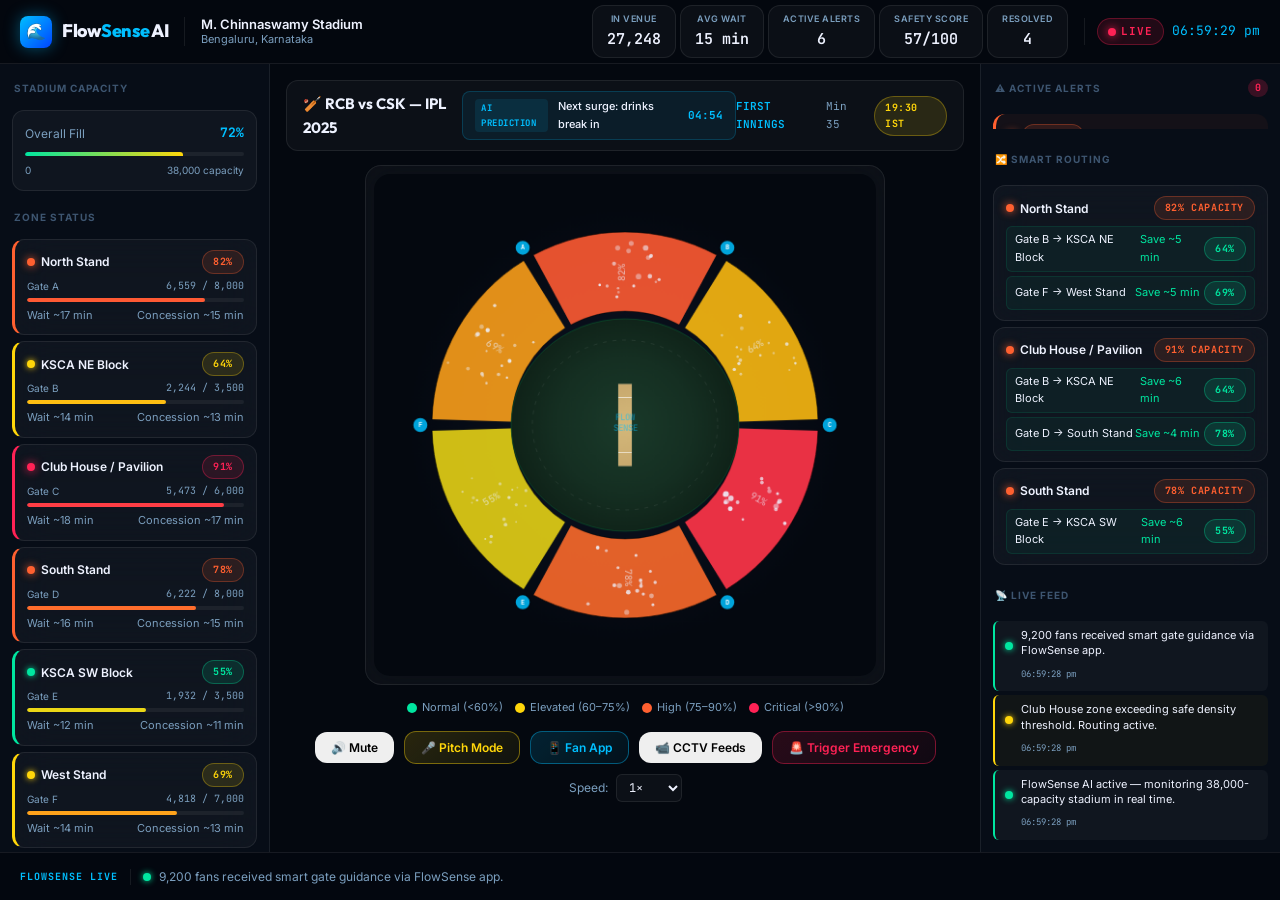
<file: index.html>
<!DOCTYPE html>
<html lang="en">
<head>
  <meta charset="UTF-8">
  <meta name="viewport" content="width=device-width, initial-scale=1.0">
  <title>FlowSense AI — Ops Dashboard | M. Chinnaswamy Stadium</title>
  <meta name="description" content="Real-time crowd intelligence operations center for M. Chinnaswamy Stadium. Live density monitoring, congestion alerts, and smart fan routing.">
  <link rel="preconnect" href="https://fonts.googleapis.com">
  <link rel="preconnect" href="https://fonts.gstatic.com" crossorigin>
  <link href="https://fonts.googleapis.com/css2?family=Inter:wght@300;400;500;600;700&family=Outfit:wght@600;700;800;900&family=JetBrains+Mono:wght@400;500;600&display=swap" rel="stylesheet">
  <link rel="stylesheet" href="css/main.css">
  <link rel="stylesheet" href="css/dashboard.css">
</head>
<body>

<div class="dashboard-grid">

  <!-- ── Header ─────────────────────────────────────────────────────────── -->
  <header class="dash-header">
    <a href="landing.html" class="logo">
      <div class="logo-icon">🌊</div>
      <div class="logo-text">Flow<span>Sense</span> AI</div>
    </a>
    <div class="header-venue">
      <span class="venue-name">M. Chinnaswamy Stadium</span>
      <span class="venue-city">Bengaluru, Karnataka</span>
    </div>

    <div class="header-spacer"></div>

    <div class="header-kpis">
      <div class="hkpi">
        <span class="hkpi-label">In Venue</span>
        <span class="kpi-value mono text-accent" id="kpi-fans">—</span>
      </div>
      <div class="hkpi">
        <span class="hkpi-label">Avg Wait</span>
        <span class="kpi-value mono" id="kpi-wait">—</span>
      </div>
      <div class="hkpi">
        <span class="hkpi-label">Active Alerts</span>
        <span class="kpi-value mono text-critical" id="kpi-alerts">—</span>
      </div>
      <div class="hkpi">
        <span class="hkpi-label">Safety Score</span>
        <span class="kpi-value mono" id="kpi-safety">—</span>
      </div>
      <div class="hkpi">
        <span class="hkpi-label">Resolved</span>
        <span class="kpi-value mono text-ok" id="kpi-resolved">—</span>
      </div>
    </div>

    <div class="header-right">
      <div class="live-badge">
        <span class="dot dot-critical"></span>
        LIVE
      </div>
      <span id="live-clock" class="mono"></span>
    </div>
  </header>

  <!-- ── Left: Zone List ────────────────────────────────────────────────── -->
  <aside class="dash-left">
    <div class="sidebar-title">Stadium Capacity</div>
    <div class="capacity-card">
      <div class="cap-row">
        <span class="cap-label">Overall Fill</span>
        <span class="mono text-accent" id="stadium-fill-pct" style="font-size:13px; font-weight:700;">—</span>
      </div>
      <div class="density-bar">
        <div id="stadium-fill-bar" class="density-fill" style="width:0%; background: linear-gradient(90deg,var(--ok),var(--warning));"></div>
      </div>
      <div class="cap-meta">
        <span>0</span>
        <span>38,000 capacity</span>
      </div>
    </div>

    <div class="sidebar-title" style="margin-top:4px;">Zone Status</div>
    <div id="zone-list"></div>
  </aside>

  <!-- ── Center: Heatmap + Controls ─────────────────────────────────────── -->
  <main class="dash-center">
    <div class="match-info-bar">
      <span class="match-name">🏏 RCB vs CSK — IPL 2025</span>
      <div id="prediction-widget" class="prediction-widget">
        <span class="prediction-label">AI Prediction</span>
        <span class="prediction-text">Calculating next surge…</span>
        <span class="prediction-timer mono">--:--</span>
      </div>
      <div class="match-meta">
        <span id="match-phase" class="mono">FIRST INNINGS</span>
        <span class="text-dim mono" style="font-size:11px;" id="match-minute">Min 35</span>
        <span class="badge badge-warning">19:30 IST</span>
      </div>
    </div>

    <div class="heatmap-wrapper glass-card" style="padding:8px; position:relative;">
      <canvas id="stadium-canvas"></canvas>
    </div>

    <div class="map-legend">
      <div class="legend-item"><div class="legend-dot" style="background:#00E6A0;"></div> Normal (&lt;60%)</div>
      <div class="legend-item"><div class="legend-dot" style="background:#FFD60A;"></div> Elevated (60–75%)</div>
      <div class="legend-item"><div class="legend-dot" style="background:#FF6030;"></div> High (75–90%)</div>
      <div class="legend-item"><div class="legend-dot" style="background:#FF2255;"></div> Critical (&gt;90%)</div>
    </div>

    <div class="controls-bar">
      <button id="mute-btn" class="control-btn">🔊 Mute</button>
      <button id="pitch-btn" class="control-btn">🎤 Pitch Mode</button>
      <button id="fan-app-btn" class="control-btn">📱 Fan App</button>
      <button id="cctv-btn" class="control-btn" onclick="window.open('cctv.html', '_blank')">📹 CCTV Feeds</button>
      <button id="emergency-btn" class="control-btn">🚨 Trigger Emergency</button>
      <div class="speed-control">
        <span>Speed:</span>
        <select id="sim-speed">
          <option value="0.5">0.5×</option>
          <option value="1" selected>1×</option>
          <option value="2">2×</option>
          <option value="5">5×</option>
        </select>
      </div>
    </div>
  </main>

  <!-- ── Right: Alerts + Routing + Notifications ────────────────────────── -->
  <aside class="dash-right">
    <div class="section-header">
      <span class="sidebar-title" style="margin:0">⚠ Active Alerts</span>
      <span class="alert-count" id="kpi-alerts-badge">0</span>
    </div>
    <div id="alert-feed"></div>

    <div class="section-header" style="margin-top:8px;">
      <span class="sidebar-title" style="margin:0">🔀 Smart Routing</span>
    </div>
    <div id="routing-panel"></div>

    <div class="section-header" style="margin-top:8px;">
      <span class="sidebar-title" style="margin:0">📡 Live Feed</span>
    </div>
    <div id="notif-feed"></div>
  </aside>

  <!-- ── Bottom Ticker ──────────────────────────────────────────────────── -->
  <footer class="dash-ticker">
    <span class="ticker-label">FlowSense Live</span>
    <div id="notif-ticker">
      <span class="dot dot-ok"></span>
      <span>Initialising FlowSense AI…</span>
    </div>
  </footer>

</div>

<script src="js/bridge.js"></script>
<script src="js/simulation.js"></script>
<script src="js/audio.js"></script>
<script src="js/heatmap.js"></script>
<script src="js/pitch.js"></script>
<script src="js/app.js"></script>

</body>
</html>
</file>
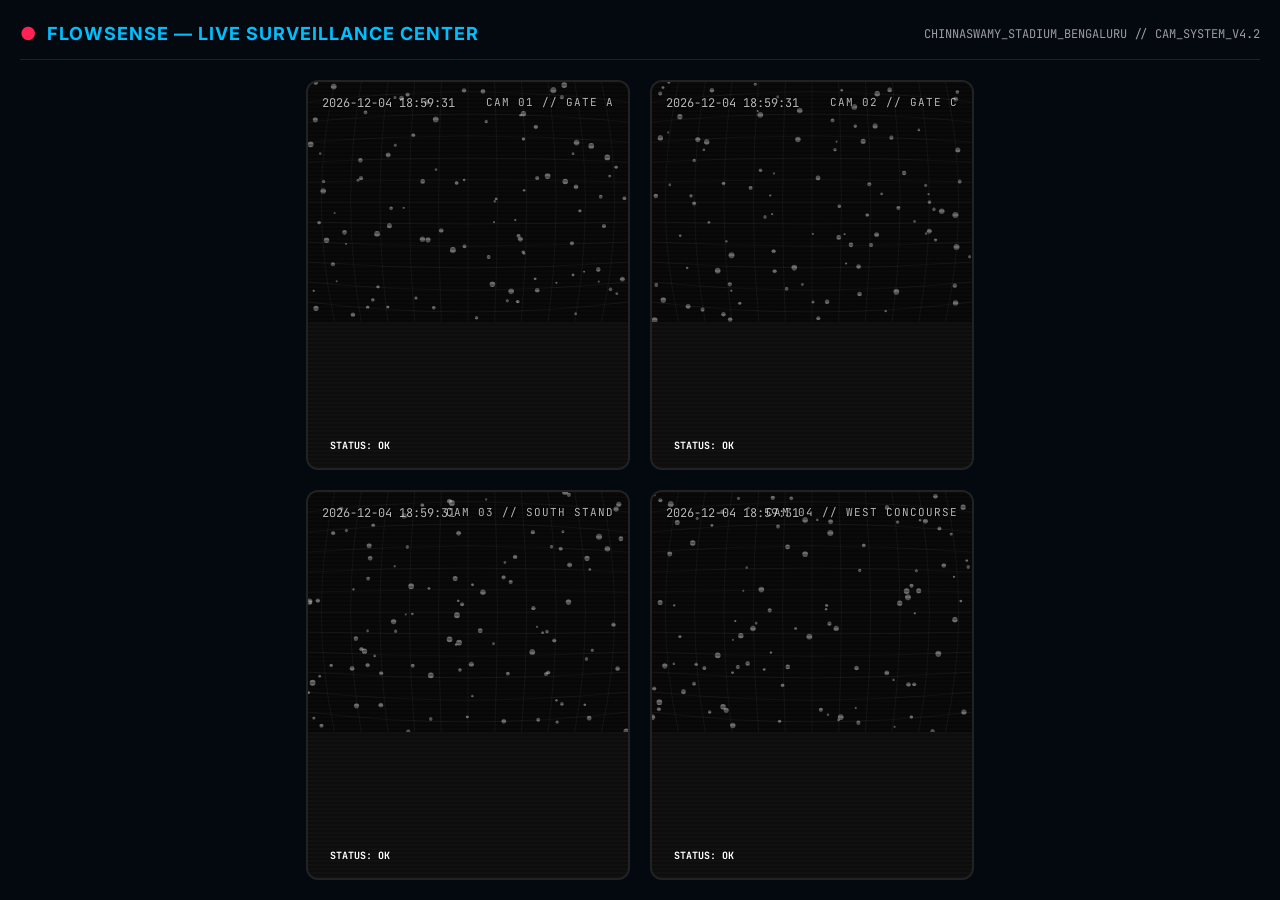
<file: cctv.html>
<!DOCTYPE html>
<html lang="en">
<head>
  <meta charset="UTF-8">
  <meta name="viewport" content="width=device-width, initial-scale=1.0">
  <title>FlowSense — Surveillance Center | M. Chinnaswamy Stadium</title>
  <link rel="preconnect" href="https://fonts.googleapis.com">
  <link href="https://fonts.googleapis.com/css2?family=Inter:wght@400;500;600&family=JetBrains+Mono:wght@400;700&display=swap" rel="stylesheet">
  <link rel="stylesheet" href="css/main.css">
  <style>
    body {
      background: #04080F;
      color: #fff;
      margin: 0;
      padding: 20px;
      height: 100vh;
      display: flex;
      flex-direction: column;
      font-family: 'Inter', sans-serif;
    }

    .surveillance-header {
      display: flex;
      justify-content: space-between;
      align-items: center;
      margin-bottom: 20px;
      padding-bottom: 10px;
      border-bottom: 1px solid rgba(255,255,255,0.1);
    }

    .surveillance-title {
      font-size: 18px;
      font-weight: 700;
      letter-spacing: 1px;
      color: var(--accent);
      text-transform: uppercase;
      display: flex;
      align-items: center;
      gap: 10px;
    }

    .grid-container {
      display: grid;
      grid-template-columns: repeat(2, 1fr);
      grid-gap: 20px;
      max-width: 1200px;
      margin: 0 auto;
      flex: 1;
    }

    .camera-feed {
      position: relative;
      background: #111;
      border-radius: 12px;
      overflow: hidden;
      border: 2px solid #222;
      transition: border-color 0.3s;
    }

    canvas {
      width: 100%;
      height: auto;
      display: block;
      image-rendering: pixelated;
    }

    /* CRT Scanline Overlay */
    .scanlines {
      position: absolute;
      top: 0; left: 0;
      width: 100%; height: 100%;
      background: linear-gradient(
        rgba(18, 16, 16, 0) 50%,
        rgba(0, 0, 0, 0.25) 50%
      );
      background-size: 100% 4px;
      pointer-events: none;
      z-index: 10;
    }

    .vcr-text {
      position: absolute;
      font-family: 'JetBrains Mono', monospace;
      color: rgba(255, 255, 255, 0.7);
      text-shadow: 1px 1px 2px #000;
      pointer-events: none;
      z-index: 15;
    }

    .vcr-top-left { top: 12px; left: 14px; font-size: 12px; }
    .vcr-top-right { top: 12px; right: 14px; font-size: 11px; text-transform: uppercase; letter-spacing: 1px; }
    .rec-dot { color: #ff2255; animation: blink 1s infinite; }

    @keyframes blink { 0%, 100% { opacity: 1; } 50% { opacity: 0; } }

    .evac-overlay {
      position: absolute;
      inset: 0;
      background: rgba(255, 34, 85, 0.2);
      display: none;
      flex-direction: column;
      align-items: center;
      justify-content: center;
      z-index: 20;
      border: 4px solid #ff2255;
    }

    .evac-overlay.active { display: flex; animation: surgePulse 1s infinite alternate; }

    @keyframes surgePulse {
      from { background: rgba(255, 34, 85, 0.1); }
      to   { background: rgba(255, 34, 85, 0.3); }
    }

    .evac-text {
      font-family: 'JetBrains Mono', monospace;
      font-weight: 700;
      font-size: 24px;
      color: #fff;
      letter-spacing: 4px;
    }

    .cam-status-pill {
      position: absolute;
      bottom: 12px;
      left: 14px;
      padding: 2px 8px;
      border-radius: 4px;
      font-size: 10px;
      font-weight: 700;
      font-family: 'JetBrains Mono', monospace;
      z-index: 15;
    }
  </style>
</head>
<body>

  <div class="surveillance-header">
    <div class="surveillance-title">
      <span class="rec-dot">●</span> FlowSense — Live Surveillance Center
    </div>
    <div style="font-family: 'JetBrains Mono', monospace; font-size: 12px; opacity: 0.6;">
      CHINNASWAMY_STADIUM_BENGALURU // CAM_SYSTEM_V4.2
    </div>
  </div>

  <div class="grid-container">
    <!-- Camera 1: Gate A (North) -->
    <div class="camera-feed" id="feed-north">
      <div class="scanlines"></div>
      <div class="vcr-text vcr-top-left mon-timestamp">2025-04-14 16:45:01</div>
      <div class="vcr-text vcr-top-right">CAM 01 // GATE A</div>
      <div class="evac-overlay"><div class="evac-text">EVACUATING</div></div>
      <canvas width="320" height="240"></canvas>
      <div class="cam-status-pill">STATUS: OK</div>
    </div>

    <!-- Camera 2: Gate C (East) -->
    <div class="camera-feed" id="feed-east">
      <div class="scanlines"></div>
      <div class="vcr-text vcr-top-left mon-timestamp">2025-04-14 16:45:01</div>
      <div class="vcr-text vcr-top-right">CAM 02 // GATE C</div>
      <div class="evac-overlay"><div class="evac-text">EVACUATING</div></div>
      <canvas width="320" height="240"></canvas>
      <div class="cam-status-pill">STATUS: OK</div>
    </div>

    <!-- Camera 3: South Stand (South) -->
    <div class="camera-feed" id="feed-south">
      <div class="scanlines"></div>
      <div class="vcr-text vcr-top-left mon-timestamp">2025-04-14 16:45:01</div>
      <div class="vcr-text vcr-top-right">CAM 03 // SOUTH STAND</div>
      <div class="evac-overlay"><div class="evac-text">EVACUATING</div></div>
      <canvas width="320" height="240"></canvas>
      <div class="cam-status-pill">STATUS: OK</div>
    </div>

    <!-- Camera 4: West Stand (West) -->
    <div class="camera-feed" id="feed-west">
      <div class="scanlines"></div>
      <div class="vcr-text vcr-top-left mon-timestamp">2025-04-14 16:45:01</div>
      <div class="vcr-text vcr-top-right">CAM 04 // WEST CONCOURSE</div>
      <div class="evac-overlay"><div class="evac-text">EVACUATING</div></div>
      <canvas width="320" height="240"></canvas>
      <div class="cam-status-pill">STATUS: OK</div>
    </div>
  </div>

  <script src="js/bridge.js"></script>
  <script src="js/cctv.js"></script>
</body>
</html>
</file>
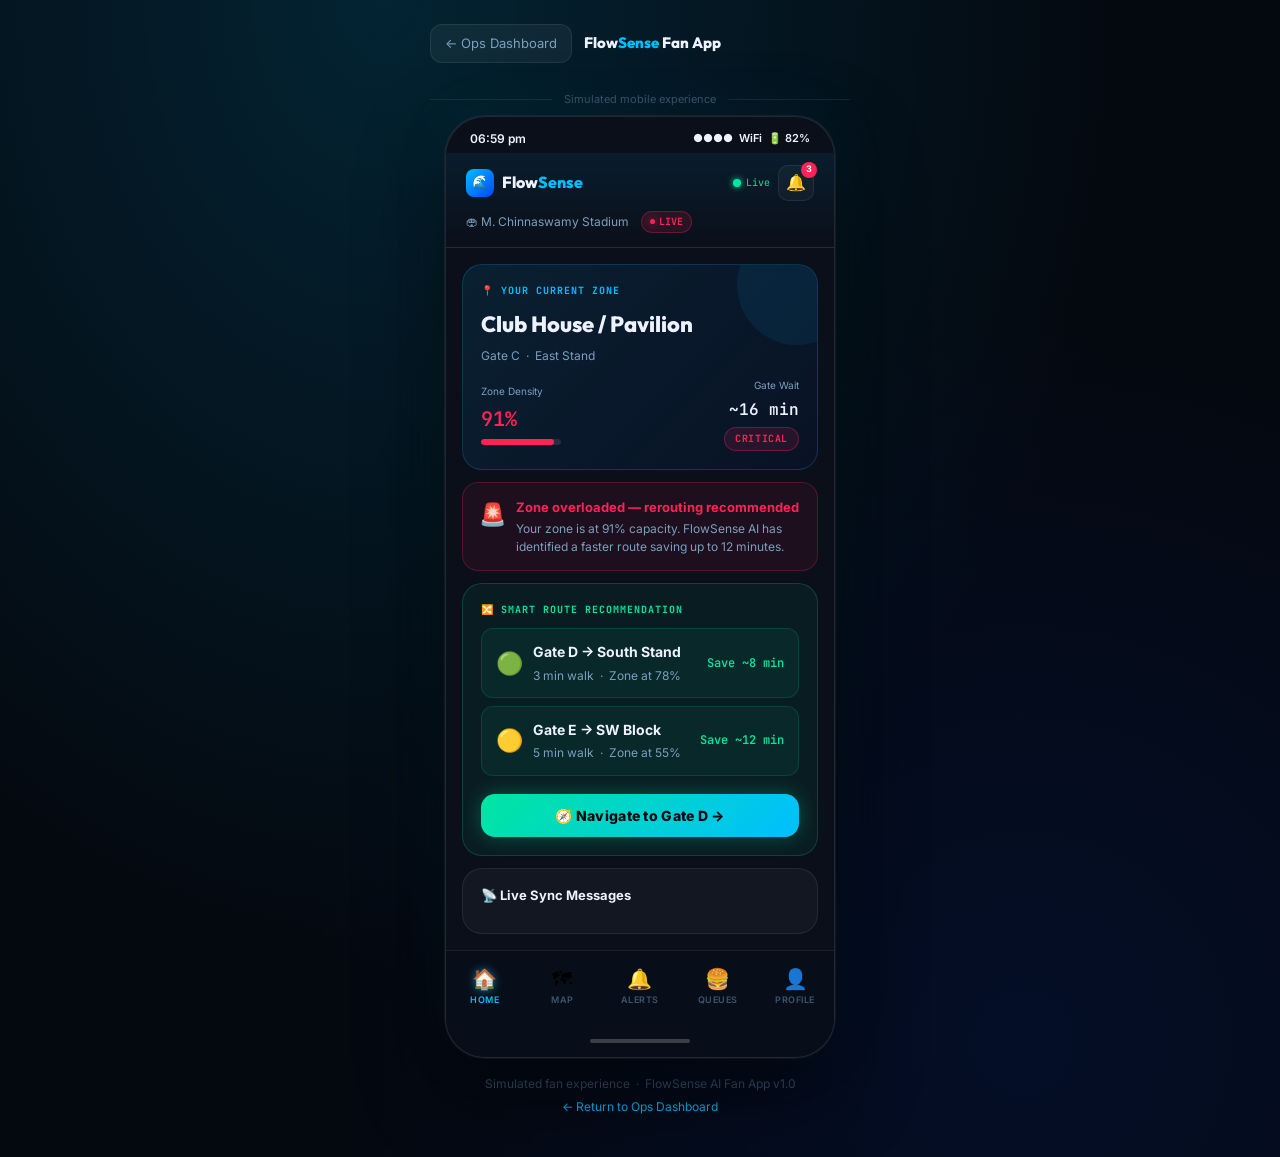
<file: fan.html>
<!DOCTYPE html>
<html lang="en">
<head>
  <meta charset="UTF-8">
  <meta name="viewport" content="width=device-width, initial-scale=1.0">
  <title>FlowSense — Fan App | M. Chinnaswamy Stadium</title>
  <meta name="description" content="Your real-time crowd guide for M. Chinnaswamy Stadium. Smart routing, queue times, and live alerts — all in your pocket.">
  <link rel="preconnect" href="https://fonts.googleapis.com">
  <link href="https://fonts.googleapis.com/css2?family=Inter:wght@400;500;600;700&family=Outfit:wght@700;800;900&family=JetBrains+Mono:wght@400;500&display=swap" rel="stylesheet">
  <link rel="stylesheet" href="css/main.css">
  <style>
    /* ── Fan App Styles ──────────────────────────────────────────── */
    body {
      min-height: 100vh;
      background: radial-gradient(ellipse at 30% 0%, rgba(0,191,255,0.15) 0%, transparent 60%),
                  radial-gradient(ellipse at 80% 90%, rgba(0,68,255,0.1) 0%, transparent 50%),
                  #04080F;
      display: flex;
      flex-direction: column;
      align-items: center;
      justify-content: flex-start;
      padding: 24px 16px 40px;
      font-family: 'Inter', sans-serif;
    }

    /* Back nav strip */
    .fan-nav {
      display: flex;
      align-items: center;
      gap: 12px;
      width: 100%;
      max-width: 420px;
      margin-bottom: 20px;
    }

    .back-btn {
      display: flex;
      align-items: center;
      gap: 6px;
      padding: 8px 14px;
      background: rgba(255,255,255,0.05);
      border: 1px solid var(--border);
      border-radius: var(--radius-md);
      color: var(--text-secondary);
      text-decoration: none;
      font-size: 13px;
      transition: all 0.2s;
    }
    .back-btn:hover { border-color: var(--accent); color: var(--accent); }

    .fan-nav-title {
      font-family: var(--font-display);
      font-size: 15px;
      font-weight: 800;
      color: var(--text-primary);
    }
    .fan-nav-title span { color: var(--accent); }

    /* Phone frame */
    .phone-frame {
      width: 100%;
      max-width: 390px;
      background: #0A0F1A;
      border-radius: 40px;
      border: 1.5px solid rgba(255,255,255,0.1);
      box-shadow:
        0 0 0 1px rgba(255,255,255,0.05),
        0 30px 80px rgba(0,0,0,0.7),
        0 0 60px rgba(0,191,255,0.08);
      overflow: hidden;
      position: relative;
    }

    /* Status bar */
    .phone-status {
      display: flex;
      justify-content: space-between;
      align-items: center;
      padding: 12px 24px 4px;
      font-size: 12px;
      font-weight: 600;
      color: var(--text-primary);
    }

    .status-right { display: flex; gap: 6px; align-items: center; font-size: 11px; }

    /* App header */
    .app-header {
      padding: 12px 20px 14px;
      background: linear-gradient(180deg, rgba(0,191,255,0.08) 0%, transparent 100%);
      border-bottom: 1px solid var(--border);
    }

    .app-header-top {
      display: flex;
      align-items: center;
      justify-content: space-between;
      margin-bottom: 10px;
    }

    .app-logo {
      display: flex;
      align-items: center;
      gap: 8px;
    }

    .app-logo-icon {
      width: 28px; height: 28px;
      background: linear-gradient(135deg, #00BFFF, #0044FF);
      border-radius: 8px;
      display: grid; place-items: center;
      font-size: 14px;
    }

    .app-logo-text {
      font-family: var(--font-display);
      font-size: 16px;
      font-weight: 800;
      color: var(--text-primary);
    }
    .app-logo-text span { color: var(--accent); }

    .app-notif-bell {
      width: 36px; height: 36px;
      border-radius: 10px;
      background: var(--bg-card);
      border: 1px solid var(--border);
      display: grid; place-items: center;
      font-size: 16px;
      position: relative;
      cursor: pointer;
    }

    .notif-badge {
      position: absolute;
      top: -4px; right: -4px;
      width: 16px; height: 16px;
      background: var(--critical);
      border-radius: 50%;
      font-size: 9px;
      font-weight: 700;
      display: grid; place-items: center;
      color: #fff;
    }

    .venue-tag {
      display: flex;
      align-items: center;
      gap: 6px;
      font-size: 12px;
      color: var(--text-secondary);
    }

    .live-chip {
      display: flex;
      align-items: center;
      gap: 4px;
      padding: 2px 8px;
      background: rgba(255,34,85,0.12);
      border: 1px solid rgba(255,34,85,0.3);
      border-radius: 100px;
      font-size: 10px;
      font-weight: 700;
      color: var(--critical);
      font-family: var(--font-mono);
    }

    /* App content */
    .app-content {
      padding: 16px 16px;
      display: flex;
      flex-direction: column;
      gap: 12px;
      min-height: 680px;
    }

    /* My Zone card */
    .zone-card {
      padding: 18px;
      background: linear-gradient(135deg, rgba(0,191,255,0.1), rgba(0,68,255,0.05));
      border: 1px solid rgba(0,191,255,0.2);
      border-radius: 20px;
      position: relative;
      overflow: hidden;
    }

    .zone-card::before {
      content: '';
      position: absolute;
      top: -40px; right: -40px;
      width: 120px; height: 120px;
      background: rgba(0,191,255,0.08);
      border-radius: 50%;
    }

    .zone-card-label {
      font-size: 10px;
      font-weight: 700;
      letter-spacing: 1px;
      text-transform: uppercase;
      color: var(--accent);
      font-family: var(--font-mono);
      margin-bottom: 8px;
    }

    .zone-card-name {
      font-family: var(--font-display);
      font-size: 22px;
      font-weight: 800;
      color: var(--text-primary);
      margin-bottom: 4px;
    }

    .zone-card-meta {
      display: flex;
      align-items: center;
      justify-content: space-between;
      margin-top: 12px;
    }

    .zone-density-col { display: flex; flex-direction: column; gap: 4px; }
    .zone-density-label { font-size: 10px; color: var(--text-secondary); }
    .zone-density-val { font-family: var(--font-mono); font-size: 20px; font-weight: 600; }

    .zone-mini-bar {
      height: 6px;
      width: 80px;
      background: rgba(255,255,255,0.1);
      border-radius: 3px;
      overflow: hidden;
    }
    .zone-mini-fill { height: 100%; border-radius: 3px; }

    /* Alert banner */
    .alert-banner {
      display: flex;
      align-items: flex-start;
      gap: 10px;
      padding: 14px 16px;
      background: rgba(255,34,85,0.08);
      border: 1px solid rgba(255,34,85,0.25);
      border-radius: 16px;
      animation: pulseCard 2s infinite;
    }

    @keyframes pulseCard {
      0%,100% { border-color: rgba(255,34,85,0.25); }
      50%      { border-color: rgba(255,34,85,0.55); }
    }

    .alert-banner-icon { font-size: 22px; }
    .alert-banner-title { font-size: 13px; font-weight: 700; color: var(--critical); margin-bottom: 3px; }
    .alert-banner-body { font-size: 12px; color: var(--text-secondary); line-height: 1.5; }

    /* Route suggestion */
    .route-card {
      padding: 18px;
      background: rgba(0,230,160,0.06);
      border: 1px solid rgba(0,230,160,0.2);
      border-radius: 20px;
    }

    .route-label {
      font-size: 10px;
      font-weight: 700;
      letter-spacing: 1px;
      text-transform: uppercase;
      color: var(--ok);
      font-family: var(--font-mono);
      margin-bottom: 10px;
    }

    .route-suggestion {
      display: flex;
      align-items: center;
      gap: 10px;
      padding: 12px 14px;
      background: rgba(0,230,160,0.06);
      border: 1px solid rgba(0,230,160,0.15);
      border-radius: 12px;
      margin-bottom: 8px;
      cursor: pointer;
      transition: all 0.2s;
    }
    .route-suggestion:hover { background: rgba(0,230,160,0.12); }

    .route-icon { font-size: 22px; }
    .route-text { flex: 1; }
    .route-gate { font-size: 14px; font-weight: 700; color: var(--text-primary); }
    .route-detail { font-size: 12px; color: var(--text-secondary); margin-top: 2px; }
    .route-saving { font-family: var(--font-mono); font-size: 12px; color: var(--ok); font-weight: 600; }

    .navigate-btn {
      width: 100%;
      padding: 13px;
      background: linear-gradient(135deg, #00E6A0, #00BFFF);
      border: none;
      border-radius: 14px;
      color: #04080F;
      font-size: 14px;
      font-weight: 800;
      letter-spacing: 0.3px;
      margin-top: 10px;
      transition: all 0.3s;
      box-shadow: 0 0 20px rgba(0,230,160,0.3);
    }
    .navigate-btn:hover { transform: translateY(-2px); box-shadow: 0 8px 30px rgba(0,230,160,0.4); }

    /* Queue times */
    .queues-card {
      padding: 16px 18px;
      background: var(--bg-card);
      border: 1px solid var(--border);
      border-radius: 20px;
    }

    .card-title {
      font-size: 13px;
      font-weight: 700;
      color: var(--text-primary);
      margin-bottom: 12px;
      display: flex;
      align-items: center;
      gap: 6px;
    }

    .queue-row {
      display: flex;
      align-items: center;
      justify-content: space-between;
      padding: 10px 0;
      border-bottom: 1px solid var(--border);
    }
    .queue-row:last-child { border-bottom: none; }

    .queue-name { display: flex; align-items: center; gap: 8px; font-size: 13px; }
    .queue-icon { font-size: 16px; }
    .queue-wait { font-family: var(--font-mono); font-size: 13px; font-weight: 600; }
    .queue-bar-wrap { width: 60px; height: 4px; background: rgba(255,255,255,0.06); border-radius: 2px; overflow: hidden; }
    .queue-bar-fill { height: 100%; border-radius: 2px; }

    /* Push notifications */
    .notifs-card {
      padding: 16px 18px;
      background: var(--bg-card);
      border: 1px solid var(--border);
      border-radius: 20px;
    }

    .fan-notif {
      display: flex;
      gap: 10px;
      align-items: flex-start;
      padding: 10px 0;
      border-bottom: 1px solid rgba(255,255,255,0.04);
    }
    .fan-notif:last-child { border-bottom: none; }

    .fan-notif-icon {
      width: 34px; height: 34px;
      border-radius: 9px;
      display: grid; place-items: center;
      font-size: 16px;
      flex-shrink: 0;
    }

    .fn-title { font-size: 13px; font-weight: 600; color: var(--text-primary); margin-bottom: 2px; }
    .fn-body { font-size: 12px; color: var(--text-secondary); line-height: 1.4; }
    .fn-time { font-size: 10px; color: var(--text-dim); font-family: var(--font-mono); margin-top: 3px; }

    /* Bottom Nav */
    .phone-bottom-nav {
      display: flex;
      border-top: 1px solid var(--border);
      background: rgba(8,14,26,0.95);
      padding: 8px 0 16px;
    }

    .nav-tab {
      flex: 1;
      display: flex;
      flex-direction: column;
      align-items: center;
      gap: 3px;
      padding: 8px;
      cursor: pointer;
      border: none;
      background: none;
      transition: all 0.2s;
    }

    .nav-tab-icon { font-size: 20px; }
    .nav-tab-label { font-size: 9px; font-weight: 600; text-transform: uppercase; letter-spacing: 0.5px; color: var(--text-dim); }
    .nav-tab.active .nav-tab-label { color: var(--accent); }
    .nav-tab.active .nav-tab-icon { filter: drop-shadow(0 0 4px rgba(0,191,255,0.6)); }

    /* Phone home indicator */
    .phone-home {
      height: 28px;
      display: flex;
      align-items: center;
      justify-content: center;
      background: rgba(8,14,26,0.95);
      padding-bottom: 4px;
    }
    .home-bar {
      width: 100px; height: 4px;
      background: rgba(255,255,255,0.2);
      border-radius: 2px;
    }

    /* Label below phone */
    .device-label {
      margin-top: 16px;
      text-align: center;
      font-size: 12px;
      color: var(--text-dim);
    }

    /* Live update badge */
    .updating-badge {
      display: inline-flex;
      align-items: center;
      gap: 5px;
      font-family: var(--font-mono);
      font-size: 10px;
      color: var(--ok);
    }

    /* Section divider */
    .fan-section-divider {
      width: 100%;
      max-width: 420px;
      display: flex;
      align-items: center;
      gap: 12px;
      margin: 8px 0;
    }
    .fan-section-divider span { font-size: 11px; color: var(--text-dim); white-space: nowrap; }
    .fan-section-divider::before, .fan-section-divider::after {
      content: ''; flex: 1; height: 1px; background: var(--border);
    }

    /* Evacuation Overlay */
    #evac-overlay {
      position: fixed;
      inset: 0;
      background: rgba(255, 34, 85, 0.95);
      z-index: 2000;
      display: none;
      flex-direction: column;
      align-items: center;
      justify-content: center;
      text-align: center;
      padding: 40px;
      backdrop-filter: blur(10px);
      animation: flashRed 1s infinite alternate;
    }
    #evac-overlay.active { display: flex; }
    @keyframes flashRed {
      from { background: rgba(255, 34, 85, 0.9); }
      to   { background: rgba(255, 34, 85, 1); }
    }
    .evac-title { font-family: var(--font-display); font-size: 42px; font-weight: 900; color: #fff; margin-bottom: 20px; }
    .evac-body { font-size: 18px; color: rgba(255,255,255,0.9); line-height: 1.6; max-width: 300px; }

    /* ── Tab System ──────────────────────────────────────────────── */
    .app-viewport {
      width: 100%;
      flex: 1;
      overflow-x: hidden;
      position: relative;
    }

    .tab-container {
      display: flex;
      width: 500%; /* 5 tabs */
      height: 100%;
      transition: transform 0.25s cubic-bezier(0.4, 0, 0.2, 1);
    }

    .tab-panel {
      width: 20%; /* 1/5 of container */
      padding: 16px 16px;
      display: flex;
      flex-direction: column;
      gap: 12px;
      min-height: 680px;
      flex-shrink: 0;
    }

    /* Map Styles */
    .map-svg-wrap {
      width: 100%;
      aspect-ratio: 1;
      background: rgba(0,0,0,0.2);
      border-radius: var(--radius-xl);
      border: 1px solid var(--border);
      padding: 20px;
      display: grid;
      place-items: center;
    }

    .map-zone {
      transition: fill 0.5s ease;
      cursor: pointer;
    }

    .map-labels text {
      font-size: 10px;
      font-weight: 700;
      fill: rgba(255,255,255,0.5);
      font-family: var(--font-mono);
      text-transform: uppercase;
      pointer-events: none;
    }

    /* Queue Ranking */
    .queue-rank-card {
      padding: 16px;
      background: var(--bg-card);
      border: 1px solid var(--border);
      border-radius: 20px;
      display: flex;
      flex-direction: column;
      gap: 8px;
    }

    .rank-item {
      display: flex;
      align-items: center;
      justify-content: space-between;
      padding: 12px;
      background: rgba(255,255,255,1.5%);
      border: 1px solid var(--border);
      border-radius: 12px;
      transition: all 0.3s;
    }

    .rank-pos {
      width: 24px;
      height: 24px;
      border-radius: 50%;
      background: var(--bg-card);
      border: 1px solid var(--border);
      display: grid;
      place-items: center;
      font-size: 11px;
      font-weight: 700;
      color: var(--accent);
      margin-right: 8px;
    }

    /* Alerts Tab */
    .alerts-history {
      display: flex;
      flex-direction: column;
      gap: 8px;
    }

    /* Profile Tab */
    .profile-card {
      padding: 24px;
      background: linear-gradient(135deg, rgba(238,242,255,0.05), rgba(0,0,0,0.2));
      border: 1px solid var(--border);
      border-radius: 24px;
      text-align: center;
    }

    .profile-avatar {
      width: 80px; height: 80px;
      border-radius: 50%;
      background: linear-gradient(135deg, var(--accent), var(--ok));
      margin: 0 auto 16px;
      display: grid; place-items: center;
      font-size: 32px;
      border: 4px solid var(--bg-card);
      box-shadow: 0 0 20px rgba(0,191,255,0.3);
    }

    .profile-name { font-size: 20px; font-weight: 800; color: #fff; margin-bottom: 4px; }
    .profile-meta { font-size: 13px; color: var(--text-secondary); margin-bottom: 20px; }

    .ticket-badge {
      display: inline-flex;
      align-items: center;
      gap: 6px;
      padding: 8px 16px;
      background: rgba(0,191,255,0.1);
      border: 1px solid rgba(0,191,255,0.2);
      border-radius: 100px;
      font-size: 12px;
      font-weight: 600;
      color: var(--accent);
    }
  </style>
</head>
<body>

<div id="evac-overlay">
  <div style="font-size: 64px; margin-bottom: 20px;">🚨</div>
  <div class="evac-title">EVACUATE IMMEDIATELY</div>
  <p class="evac-body">Emergency mode activated. Please proceed to the nearest exit (Gate D or E) calmly but quickly.</p>
  <div style="margin-top: 40px; font-weight: 700; color: #fff; text-transform: uppercase; letter-spacing: 1px;">Follow illuminated signs</div>
</div>

<!-- Top Nav -->
<div class="fan-nav">
  <a href="index.html" class="back-btn">← Ops Dashboard</a>
  <span class="fan-nav-title">Flow<span>Sense</span> Fan App</span>
</div>

<div class="fan-section-divider"><span>Simulated mobile experience</span></div>

<!-- Phone Frame -->
<div class="phone-frame">

  <!-- Status Bar -->
  <div class="phone-status">
    <span id="fan-clock">21:38</span>
    <div class="status-right">
      <span>●●●●</span>
      <span>WiFi</span>
      <span>🔋 82%</span>
    </div>
  </div>

  <!-- App Header -->
  <div class="app-header">
    <div class="app-header-top">
      <div class="app-logo">
        <div class="app-logo-icon">🌊</div>
        <div class="app-logo-text">Flow<span>Sense</span></div>
      </div>
      <div style="display:flex; align-items:center; gap:8px;">
        <div class="updating-badge">
          <span class="dot dot-ok"></span> Live
        </div>
        <div class="app-notif-bell">
          🔔
          <div class="notif-badge">3</div>
        </div>
      </div>
    </div>
    <div class="venue-tag">
      🏟 M. Chinnaswamy Stadium &nbsp;
      <div class="live-chip"><span class="dot dot-critical" style="width:5px;height:5px;"></span> LIVE</div>
    </div>
  </div>

  <!-- App Viewport -->
  <div class="app-viewport">
    <div class="tab-container" id="tab-container">
      
      <!-- TAB 1: HOME -->
      <div class="tab-panel" id="tab-home">
        <!-- Current Zone -->
        <div class="zone-card">
          <div class="zone-card-label">📍 Your Current Zone</div>
          <div class="zone-card-name">Club House / Pavilion</div>
          <div style="font-size:12px; color:var(--text-secondary);">Gate C &nbsp;·&nbsp; East Stand</div>
          <div class="zone-card-meta">
            <div class="zone-density-col">
              <span class="zone-density-label">Zone Density</span>
              <span class="zone-density-val text-critical" id="fan-density">91%</span>
              <div class="zone-mini-bar">
                <div class="zone-mini-fill" style="width:91%; background:#FF2255;"></div>
              </div>
            </div>
            <div class="zone-density-col" style="align-items:flex-end;">
              <span class="zone-density-label">Gate Wait</span>
              <span class="zone-density-val" style="font-size:16px;" id="fan-wait">~16 min</span>
              <span class="badge badge-critical">CRITICAL</span>
            </div>
          </div>
        </div>

        <!-- Alert Banner -->
        <div class="alert-banner">
          <div class="alert-banner-icon">🚨</div>
          <div>
            <div class="alert-banner-title">Zone overloaded — rerouting recommended</div>
            <div class="alert-banner-body">Your zone is at 91% capacity. FlowSense AI has identified a faster route saving up to 12 minutes.</div>
          </div>
        </div>

        <!-- Route Suggestion -->
        <div class="route-card">
          <div class="route-label">🔀 Smart Route Recommendation</div>
          <div class="route-suggestion">
            <div class="route-icon">🟢</div>
            <div class="route-text">
              <div class="route-gate">Gate D → South Stand</div>
              <div class="route-detail">3 min walk &nbsp;·&nbsp; Zone at 78%</div>
            </div>
            <span class="route-saving">Save ~8 min</span>
          </div>
          <div class="route-suggestion">
            <div class="route-icon">🟡</div>
            <div class="route-text">
              <div class="route-gate">Gate E → SW Block</div>
              <div class="route-detail">5 min walk &nbsp;·&nbsp; Zone at 55%</div>
            </div>
            <span class="route-saving">Save ~12 min</span>
          </div>
          <button class="navigate-btn" id="navigate-btn" onclick="startNavigation()">🧭 Navigate to Gate D →</button>
        </div>

        <!-- Notification Card (Home Feed) -->
        <div class="notifs-card">
          <div class="card-title">📡 Live Sync Messages</div>
        </div>
      </div>

      <!-- TAB 2: MAP -->
      <div class="tab-panel" id="tab-map">
        <h2 class="card-title">🏟 Interactive Crowd Map</h2>
        <div class="map-svg-wrap">
          <svg viewBox="0 0 400 400" width="300" height="300">
            <!-- Background grass -->
            <circle cx="200" cy="200" r="110" fill="rgba(0,180,80,0.15)"/>
            <!-- Zones -->
            <g class="map-zones">
              <path id="svg-north" class="map-zone" d="M200,40 A160,160 0 0,1 280,60 L240,97 A103,103 0 0,0 200,90 Z" fill="rgba(255,255,255,0.1)"/>
              <path id="svg-northeast" class="map-zone" d="M280,60 A160,160 0 0,1 360,140 L303,165 A103,103 0 0,0 240,97 Z" fill="rgba(255,255,255,0.1)"/>
              <path id="svg-east" class="map-zone" d="M360,140 A160,160 0 0,1 360,260 L303,235 A103,103 0 0,0 303,165 Z" fill="rgba(255,255,255,0.1)"/>
              <path id="svg-south" class="map-zone" d="M360,260 A160,160 0 0,1 280,340 L240,303 A103,103 0 0,0 303,235 Z" fill="rgba(255,255,255,0.1)"/>
              <path id="svg-southwest" class="map-zone" d="M280,340 A160,160 0 0,1 120,340 L160,303 A103,103 0 0,0 240,303 Z" fill="rgba(255,255,255,0.1)"/>
              <path id="svg-west" class="map-zone" d="M120,340 A160,160 0 0,1 40,200 L90,200 A110,110 0 0,0 160,303 Z" fill="rgba(255,255,255,0.1)"/>
              <path id="svg-northwest" class="map-zone" d="M40,200 A160,160 0 0,1 200,40 L200,90 A110,110 0 0,0 90,200 Z" fill="rgba(255,255,255,0.1)"/>
            </g>
            <!-- Labels -->
            <g class="map-labels">
              <text x="200" y="30" text-anchor="middle">North</text>
              <text x="350" y="200" text-anchor="middle" transform="rotate(90, 350, 200)">East Stand</text>
              <text x="200" y="380" text-anchor="middle">South</text>
              <text x="50" y="200" text-anchor="middle" transform="rotate(-90, 50, 200)">West Stand</text>
            </g>
          </svg>
        </div>
        <div class="legend" style="display:flex; justify-content:center; gap:12px; margin-top:10px;">
          <div class="legend-item"><span class="dot dot-ok"></span> Safe</div>
          <div class="legend-item"><span class="dot dot-warning"></span> Elevated</div>
          <div class="legend-item"><span class="dot dot-critical"></span> Critical</div>
        </div>
      </div>

      <!-- TAB 3: ALERTS -->
      <div class="tab-panel" id="tab-alerts">
        <h2 class="card-title">⚠️ Safety Alerts History</h2>
        <div class="alerts-history" id="alerts-history">
          <div class="empty-state" style="padding:40px; text-align:center; color:var(--text-dim);">No alerts yet. Syncing with dashboard...</div>
        </div>
      </div>

      <!-- TAB 4: QUEUES -->
      <div class="tab-panel" id="tab-queues">
        <h2 class="card-title">⏱ Concession & Entry Times</h2>
        <div class="queue-rank-card" id="queues-list">
          <!-- Populated by JS -->
        </div>
      </div>

      <!-- TAB 5: PROFILE -->
      <div class="tab-panel" id="tab-profile">
        <h2 class="card-title">👤 Your Fan Profile</h2>
        <div class="profile-card">
          <div class="profile-avatar">🤴</div>
          <div class="profile-name">Resultyst User</div>
          <div class="profile-meta">Premium Member &nbsp;·&nbsp; Ticket #IPL-2025-G42</div>
          <div style="margin: 20px 0; display:flex; flex-direction:column; gap:8px;">
            <div class="ticket-badge">📍 Zone: Club House (East)</div>
            <div class="ticket-badge">🎟 Seat: Block E, Row 4, G42</div>
            <div class="ticket-badge">📅 Event: RCB vs CSK</div>
          </div>
          <div style="font-size:11px; color:var(--text-dim); margin-top:10px;">Member since 2021</div>
        </div>
      </div>

    </div>
  </div>

  <!-- Bottom Navigation -->
  <div class="phone-bottom-nav">
    <button class="nav-tab active" onclick="switchTab(0)">
      <div class="nav-tab-icon">🏠</div>
      <div class="nav-tab-label">Home</div>
    </button>
    <button class="nav-tab" onclick="switchTab(1)">
      <div class="nav-tab-icon">🗺</div>
      <div class="nav-tab-label">Map</div>
    </button>
    <button class="nav-tab" onclick="switchTab(2)">
      <div class="nav-tab-icon">🔔</div>
      <div class="nav-tab-label">Alerts</div>
    </button>
    <button class="nav-tab" onclick="switchTab(3)">
      <div class="nav-tab-icon">🍔</div>
      <div class="nav-tab-label">Queues</div>
    </button>
    <button class="nav-tab" onclick="switchTab(4)">
      <div class="nav-tab-icon">👤</div>
      <div class="nav-tab-label">Profile</div>
    </button>
  </div>

  <!-- Home Indicator -->
  <div class="phone-home"><div class="home-bar"></div></div>
</div>

<div class="device-label">
  Simulated fan experience &nbsp;·&nbsp; FlowSense AI Fan App v1.0<br>
  <a href="index.html" style="color:var(--accent); font-size:12px; text-decoration:none; margin-top:4px; display:inline-block;">← Return to Ops Dashboard</a>
</div>

<script src="js/bridge.js"></script>
<script>
  // ── Globals & State ───────────────────────────────────────────────────────
  let currentTabIndex = 0;
  const seenAlerts = new Set();
  
  // ── Live Clock ────────────────────────────────────────────────────────────
  function updateFanClock() {
    const now = new Date();
    document.getElementById('fan-clock').textContent = now.toLocaleTimeString('en-IN', { hour:'2-digit', minute:'2-digit' });
  }
  updateFanClock();
  setInterval(updateFanClock, 5000);

  // ── Tab Switching ─────────────────────────────────────────────────────────
  function switchTab(index) {
    currentTabIndex = index;
    const container = document.getElementById('tab-container');
    container.style.transform = `translateX(-${index * 20}%)`;
    
    // Update nav active states
    const tabs = document.querySelectorAll('.nav-tab');
    tabs.forEach((t, i) => t.classList.toggle('active', i === index));
  }

  // ── Utils ─────────────────────────────────────────────────────────────────
  function densityColor(d) {
    if (d >= 0.90) return '#FF2255'; // critical
    if (d >= 0.75) return '#FF6030'; // danger
    if (d >= 0.60) return '#FFD60A'; // warning
    return '#00E6A0'; // ok
  }

  // ── FlowBridge Real-time Sync ─────────────────────────────────────────────
  if (window.FlowBridge) {
    window.FlowBridge.onState((state) => {
      console.log('Fan App Sync', state);
      
      // 1. Emergency Mode
      const evacOverlay = document.getElementById('evac-overlay');
      if (state.emergencyMode) {
        evacOverlay.classList.add('active');
        document.body.style.overflow = 'hidden';
      } else {
        evacOverlay.classList.remove('active');
        document.body.style.overflow = 'auto';
      }

      // 2. Home Tab: Current Zone Update
      const myZone = state.zones['east']; // Assuming fan is in East Stand
      if (myZone) {
        const dPct = Math.round(myZone.density * 100);
        const densEl = document.getElementById('fan-density');
        densEl.textContent = `${dPct}%`;
        densEl.style.color = densityColor(myZone.density);
        document.querySelector('.zone-mini-fill').style.width = `${dPct}%`;
        document.querySelector('.zone-mini-fill').style.background = densityColor(myZone.density);
        document.getElementById('fan-wait').textContent = `~${myZone.waitTime} min`;
      }

      // 3. Map Tab: SVG Dynamic Colors
      Object.keys(state.zones).forEach(zid => {
        const svgEl = document.getElementById(`svg-${zid}`);
        if (svgEl) {
          svgEl.style.fill = densityColor(state.zones[zid].density);
          svgEl.style.fillOpacity = '0.5';
        }
      });

      // 4. Alerts Tab (History) + Home Notifications
      const historyWrap = document.getElementById('alerts-history');
      const homeNotifWrap = document.querySelector('.notifs-card');
      
      state.alerts.forEach(alert => {
        if (!seenAlerts.has(alert.id)) {
          seenAlerts.add(alert.id);
          
          // Add to History
          if (historyWrap.querySelector('.empty-state')) historyWrap.innerHTML = '';
          const card = document.createElement('div');
          card.className = 'fan-notif glass-card';
          card.style.padding = '12px';
          card.style.marginBottom = '8px';
          
          const icon = alert.severity === 'critical' ? '🚨' : alert.severity === 'danger' ? '⚠️' : '✅';
          card.innerHTML = `
            <div style="display:flex; gap:12px;">
              <div style="font-size:20px">${icon}</div>
              <div style="flex:1">
                <div style="font-size:13px; font-weight:700; color:#fff">${alert.zoneName}</div>
                <div style="font-size:12px; color:var(--text-secondary); margin:2px 0">${alert.message}</div>
                <div style="font-size:10px; color:var(--text-dim); font-family:var(--font-mono)">${new Date(alert.ts).toLocaleTimeString()}</div>
              </div>
            </div>
          `;
          historyWrap.prepend(card);

          // Add to Home Feed
          const homeNotif = card.cloneNode(true);
          const homeTitle = homeNotifWrap.querySelector('.card-title');
          homeTitle.insertAdjacentElement('afterend', homeNotif);
          
          // Update Badge
          const badge = document.querySelector('.notif-badge');
          badge.textContent = parseInt(badge.textContent) + 1;
        }
      });

      // 5. Queues Tab: Ranked List
      const qList = document.getElementById('queues-list');
      qList.innerHTML = '';
      const rankedZones = Object.values(state.zones).sort((a, b) => a.concessionWait - b.concessionWait);
      
      rankedZones.forEach((rz, idx) => {
        const item = document.createElement('div');
        item.className = 'rank-item';
        item.innerHTML = `
          <div style="display:flex; align-items:center;">
            <div class="rank-pos">${idx + 1}</div>
            <div>
              <div style="font-size:13px; font-weight:700; color:#fff">${rz.name}</div>
              <div style="font-size:11px; color:var(--text-dim)">${rz.gate}</div>
            </div>
          </div>
          <div style="text-align:right">
            <div style="font-size:14px; font-weight:700; color:${densityColor(rz.density)}">~${rz.concessionWait} min</div>
            <div style="font-size:9px; color:var(--text-dim); text-transform:uppercase">Concession</div>
          </div>
        `;
        qList.appendChild(item);
      });
    });
  }

  // ── Map Interactions ──────────────────────────────────────────────────────
  document.querySelectorAll('.map-zone').forEach(zone => {
    zone.addEventListener('mouseenter', () => zone.style.fillOpacity = '0.8');
    zone.addEventListener('mouseleave', () => zone.style.fillOpacity = '0.5');
  });

  // ── Actions ───────────────────────────────────────────────────────────────
  function startNavigation() {
    const btn = document.getElementById('navigate-btn');
    btn.textContent = '✅ Navigation started — follow blue arrows';
    btn.style.background = 'linear-gradient(135deg, #0044FF, #00BFFF)';
    setTimeout(() => {
      btn.textContent = '🧭 Navigate to Gate D →';
      btn.style.background = '';
    }, 3000);
  }
</script>
</body>
</html>
</file>
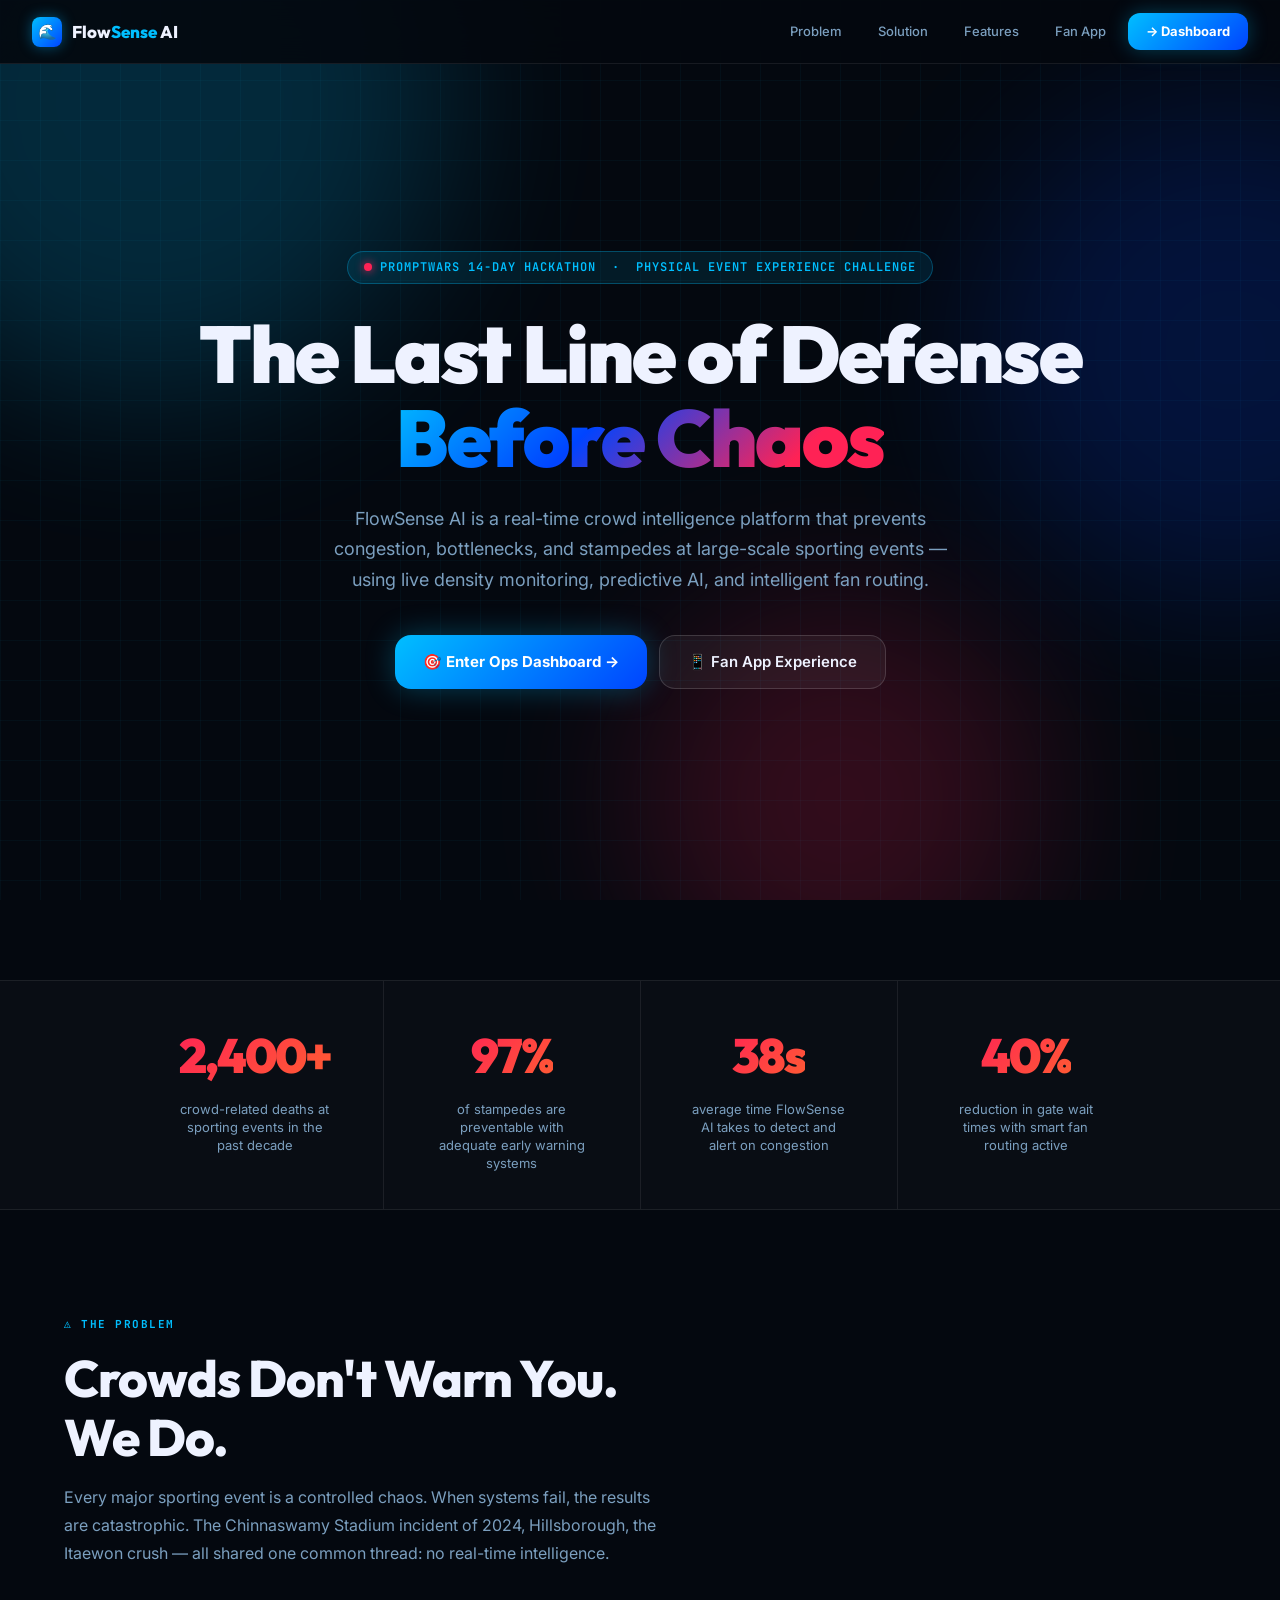
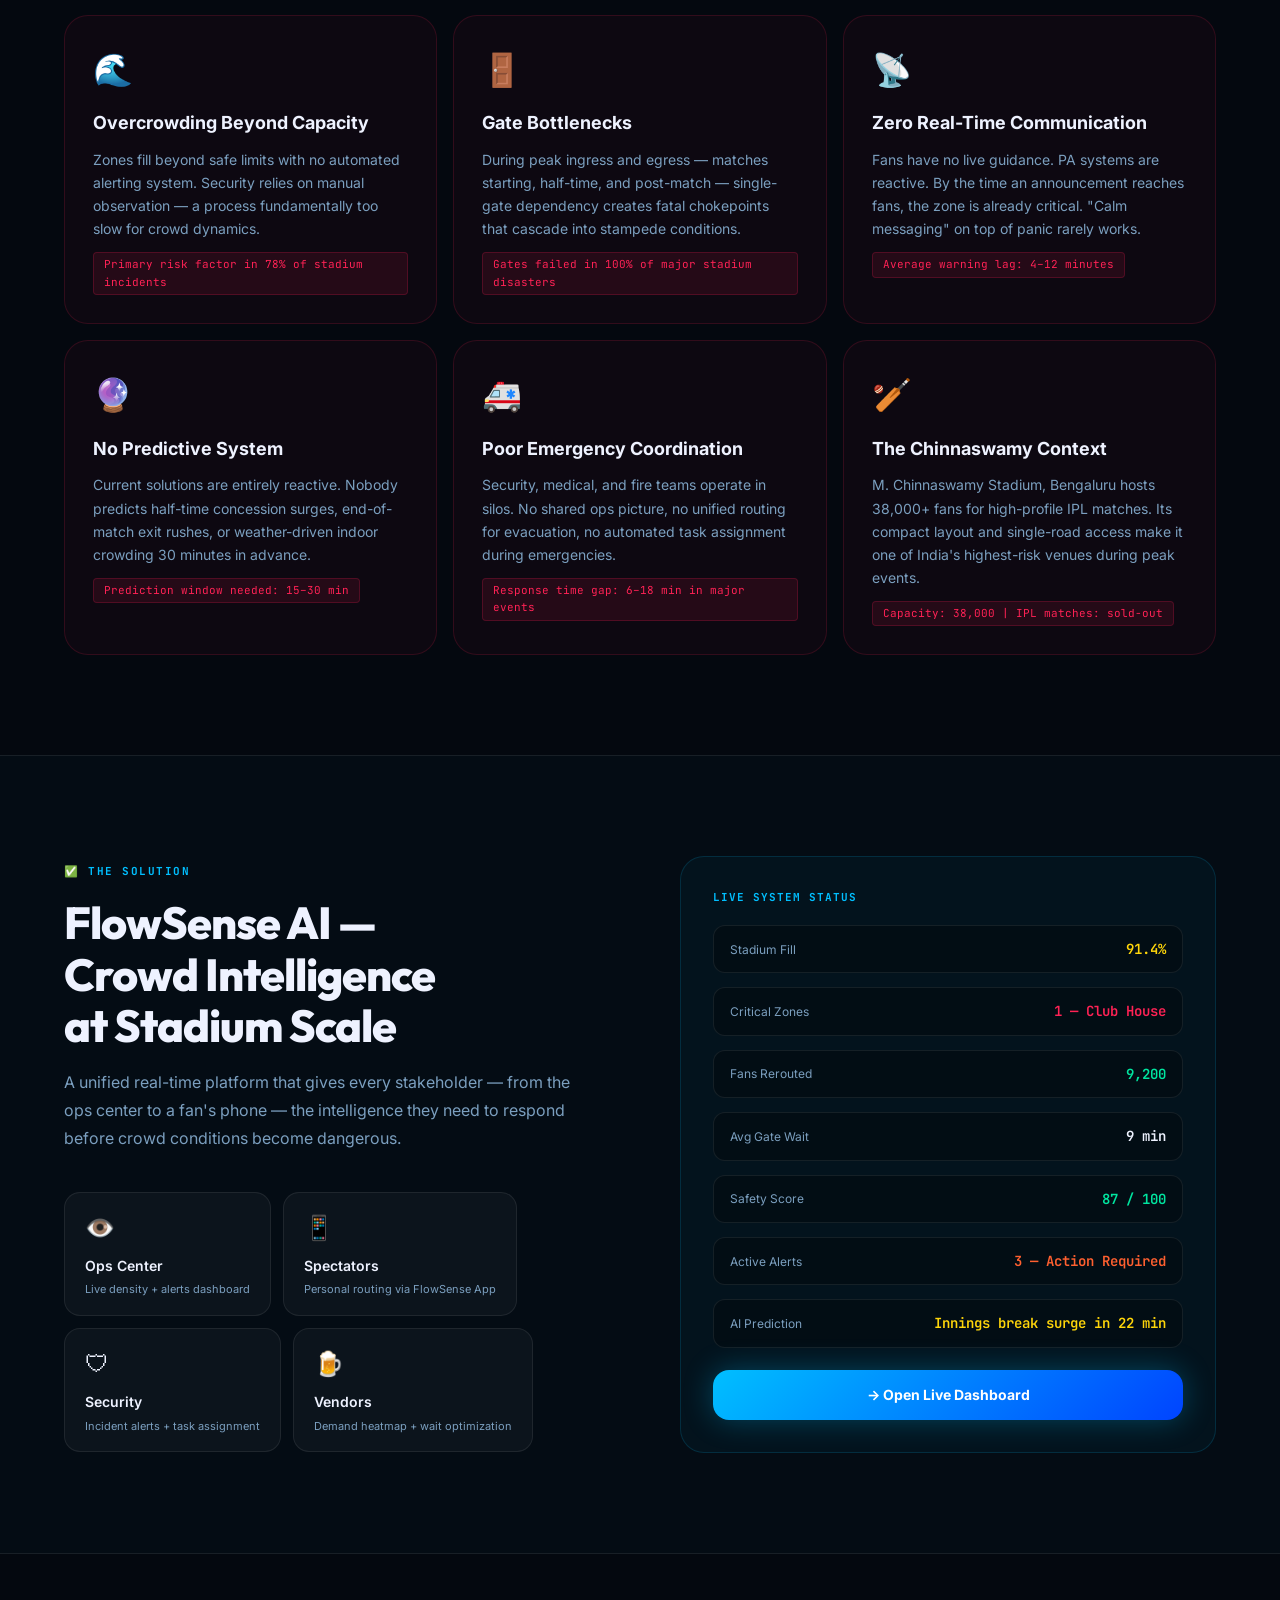
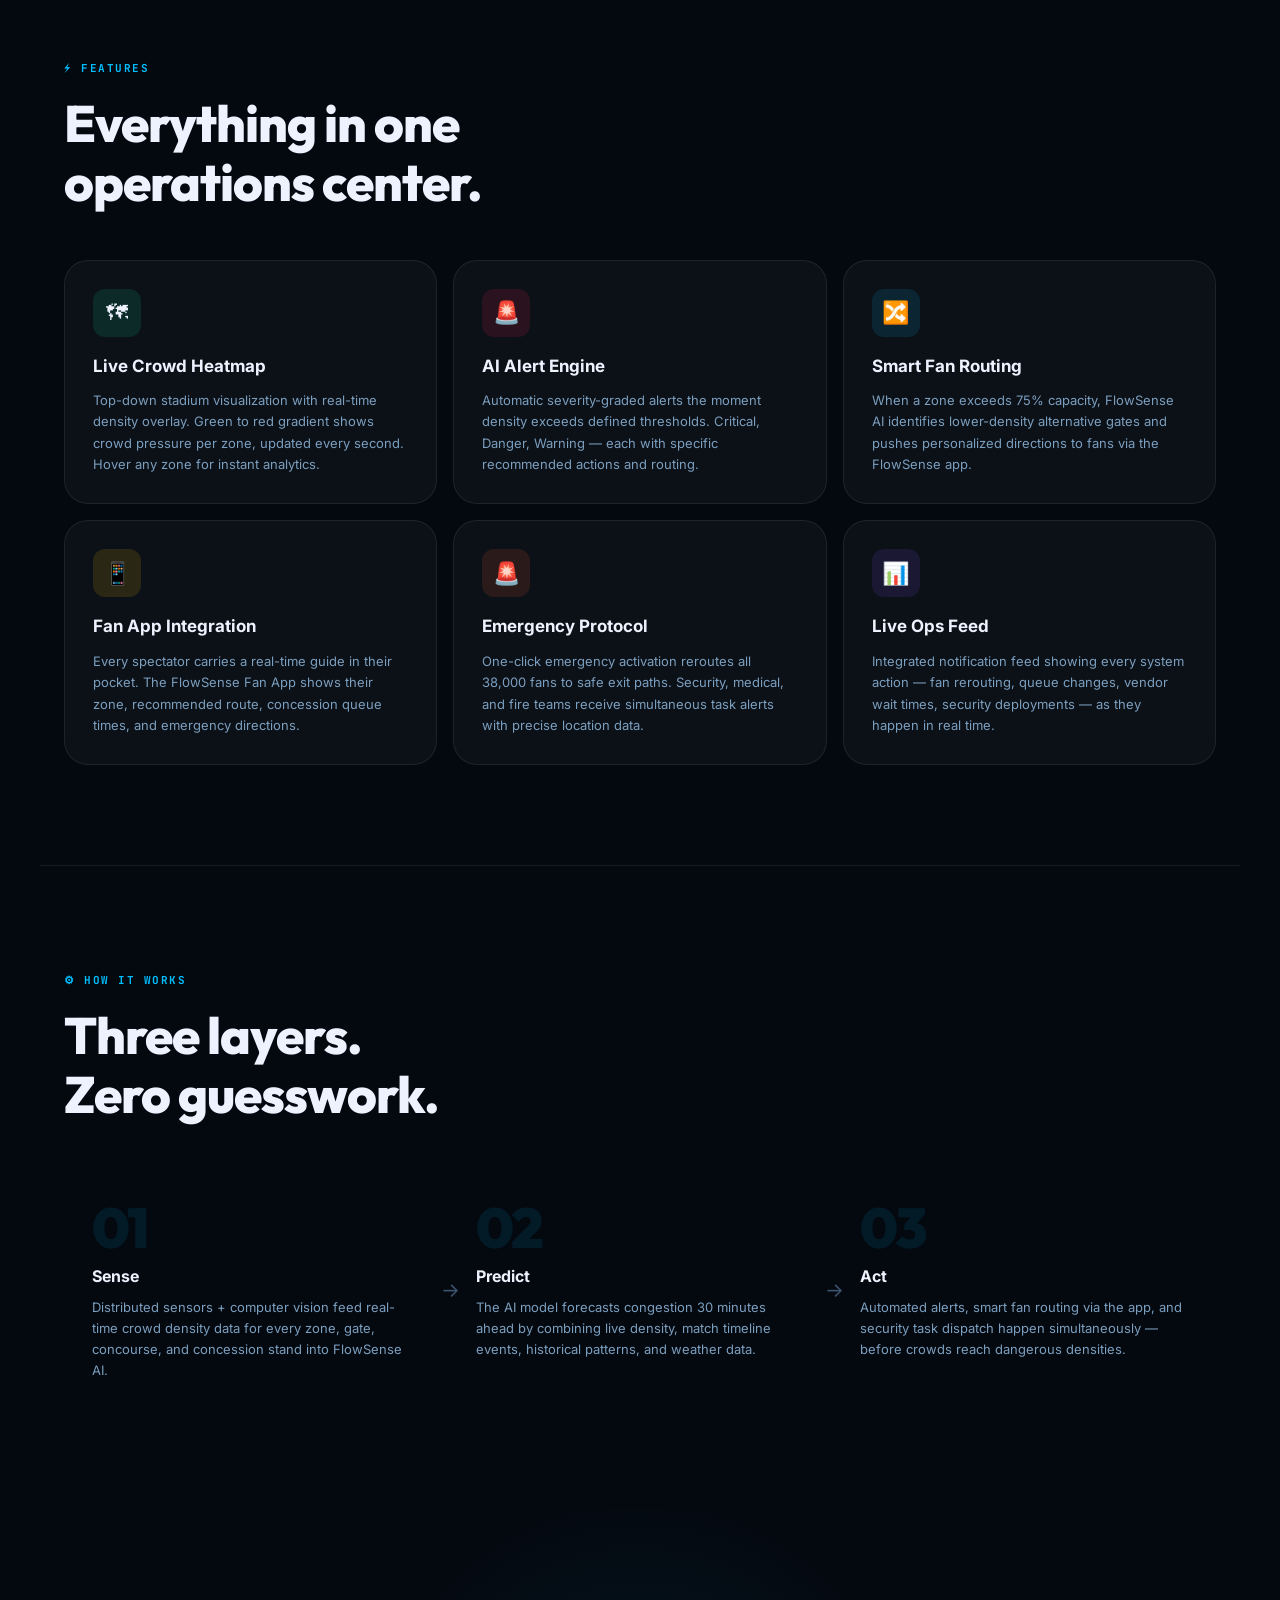
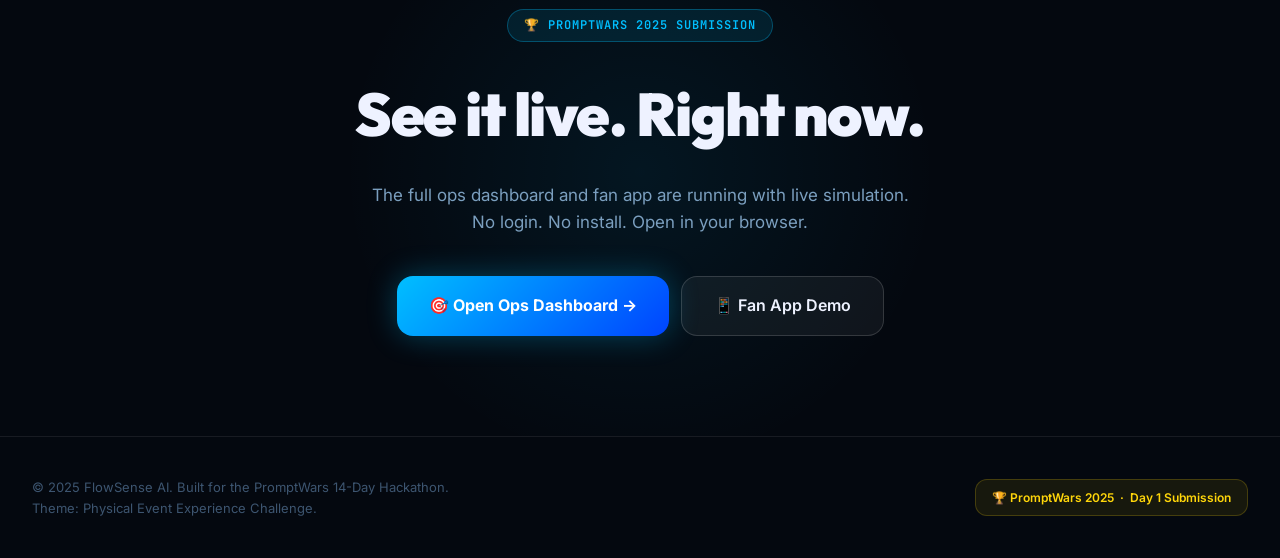
<file: landing.html>
<!DOCTYPE html>
<html lang="en">
<head>
  <meta charset="UTF-8">
  <meta name="viewport" content="width=device-width, initial-scale=1.0">
  <title>FlowSense AI — Real-Time Crowd Intelligence for Stadium Safety</title>
  <meta name="description" content="FlowSense AI prevents crowd congestion and stampedes at large-scale sporting events using real-time monitoring, AI prediction, and intelligent fan routing.">
  <link rel="preconnect" href="https://fonts.googleapis.com">
  <link rel="preconnect" href="https://fonts.gstatic.com" crossorigin>
  <link href="https://fonts.googleapis.com/css2?family=Inter:wght@300;400;500;600;700&family=Outfit:wght@400;600;700;800;900&family=JetBrains+Mono:wght@400;500;600&display=swap" rel="stylesheet">
  <link rel="stylesheet" href="css/main.css">
  <style>
    /* ── Landing-specific styles ─────────────────────────────────────────── */
    body { overflow-x: hidden; }

    /* Hero */
    .hero {
      min-height: 100vh;
      display: flex;
      flex-direction: column;
      align-items: center;
      justify-content: center;
      text-align: center;
      padding: 80px 24px;
      position: relative;
      overflow: hidden;
    }

    .hero-bg {
      position: absolute;
      inset: 0;
      z-index: 0;
    }

    .hero-orb {
      position: absolute;
      border-radius: 50%;
      filter: blur(80px);
      opacity: 0.18;
      animation: orbFloat 8s ease-in-out infinite;
    }
    .orb1 { width:600px; height:600px; background:#00BFFF; top:-200px; left:-150px; animation-delay:0s; }
    .orb2 { width:500px; height:500px; background:#0044FF; top:100px; right:-200px; animation-delay:-3s; }
    .orb3 { width:400px; height:400px; background:#FF2255; bottom:-100px; left:50%; animation-delay:-5s; }

    @keyframes orbFloat {
      0%,100% { transform: translate(0,0) scale(1); }
      50% { transform: translate(20px,-20px) scale(1.05); }
    }

    /* Grid */
    .hero-grid {
      position: absolute;
      inset: 0;
      background-image:
        linear-gradient(rgba(0,191,255,0.04) 1px, transparent 1px),
        linear-gradient(90deg, rgba(0,191,255,0.04) 1px, transparent 1px);
      background-size: 40px 40px;
    }

    .hero-content { position: relative; z-index: 1; max-width: 900px; }

    .hero-eyebrow {
      display: inline-flex;
      align-items: center;
      gap: 8px;
      padding: 6px 16px;
      border-radius: 100px;
      background: rgba(0,191,255,0.1);
      border: 1px solid rgba(0,191,255,0.3);
      font-size: 12px;
      font-weight: 600;
      letter-spacing: 1px;
      text-transform: uppercase;
      color: var(--accent);
      font-family: var(--font-mono);
      margin-bottom: 28px;
    }

    .hero-title {
      font-family: var(--font-display);
      font-size: clamp(40px, 7vw, 80px);
      font-weight: 900;
      line-height: 1.05;
      letter-spacing: -2px;
      color: var(--text-primary);
      margin-bottom: 24px;
    }

    .hero-title .grad {
      background: linear-gradient(135deg, #00BFFF, #0044FF 40%, #FF2255 80%);
      -webkit-background-clip: text;
      -webkit-text-fill-color: transparent;
      background-clip: text;
    }

    .hero-sub {
      font-size: 18px;
      color: var(--text-secondary);
      max-width: 640px;
      margin: 0 auto 40px;
      line-height: 1.7;
    }

    .hero-ctas {
      display: flex;
      gap: 12px;
      justify-content: center;
      flex-wrap: wrap;
    }

    .btn-primary {
      display: inline-flex;
      align-items: center;
      gap: 8px;
      padding: 14px 28px;
      background: linear-gradient(135deg, #00BFFF, #0044FF);
      border: none;
      border-radius: var(--radius-lg);
      color: #fff;
      font-size: 15px;
      font-weight: 700;
      text-decoration: none;
      transition: all 0.3s ease;
      box-shadow: 0 0 30px rgba(0,191,255,0.3);
    }
    .btn-primary:hover { transform: translateY(-2px); box-shadow: 0 0 50px rgba(0,191,255,0.5); }

    .btn-secondary {
      display: inline-flex;
      align-items: center;
      gap: 8px;
      padding: 14px 28px;
      background: rgba(255,255,255,0.05);
      border: 1px solid var(--border-strong);
      border-radius: var(--radius-lg);
      color: var(--text-primary);
      font-size: 15px;
      font-weight: 600;
      text-decoration: none;
      transition: all 0.3s ease;
    }
    .btn-secondary:hover { background: rgba(255,255,255,0.1); border-color: var(--accent); }

    /* Stats bar */
    .stats-bar {
      display: flex;
      justify-content: center;
      gap: 0;
      flex-wrap: wrap;
      margin-top: 80px;
      border-top: 1px solid var(--border);
      border-bottom: 1px solid var(--border);
      background: rgba(255,255,255,0.02);
    }

    .stat-item {
      display: flex;
      flex-direction: column;
      align-items: center;
      padding: 36px 48px;
      border-right: 1px solid var(--border);
    }
    .stat-item:last-child { border-right: none; }

    .stat-num {
      font-family: var(--font-display);
      font-size: 48px;
      font-weight: 900;
      letter-spacing: -2px;
      background: linear-gradient(135deg, #FF2255, #FF6030);
      -webkit-background-clip: text;
      -webkit-text-fill-color: transparent;
      background-clip: text;
      margin-bottom: 6px;
    }

    .stat-label {
      font-size: 13px;
      color: var(--text-secondary);
      text-align: center;
      max-width: 160px;
      line-height: 1.4;
    }

    /* Sections */
    section { padding: 100px 24px; max-width: 1200px; margin: 0 auto; }

    .section-label {
      display: inline-flex;
      align-items: center;
      gap: 6px;
      font-size: 11px;
      font-weight: 700;
      letter-spacing: 1.5px;
      text-transform: uppercase;
      color: var(--accent);
      font-family: var(--font-mono);
      margin-bottom: 16px;
    }

    .section-title {
      font-family: var(--font-display);
      font-size: clamp(30px, 4vw, 52px);
      font-weight: 800;
      letter-spacing: -1px;
      color: var(--text-primary);
      line-height: 1.15;
      margin-bottom: 16px;
    }

    .section-body {
      font-size: 16px;
      color: var(--text-secondary);
      max-width: 600px;
      line-height: 1.75;
    }

    /* Problem grid */
    .problem-grid {
      display: grid;
      grid-template-columns: repeat(auto-fit, minmax(280px, 1fr));
      gap: 16px;
      margin-top: 48px;
    }

    .problem-card {
      padding: 28px;
      background: rgba(255,34,85,0.04);
      border: 1px solid rgba(255,34,85,0.15);
      border-radius: var(--radius-xl);
      transition: all 0.3s ease;
    }
    .problem-card:hover { background: rgba(255,34,85,0.08); border-color: rgba(255,34,85,0.35); transform: translateY(-4px); }

    .problem-icon { font-size: 32px; margin-bottom: 14px; }
    .problem-title { font-size: 18px; font-weight: 700; margin-bottom: 10px; color: var(--text-primary); }
    .problem-body { font-size: 14px; color: var(--text-secondary); line-height: 1.65; }
    .problem-stat { display: inline-block; margin-top: 12px; font-family: var(--font-mono); font-size: 11px; color: var(--critical); background: rgba(255,34,85,0.1); border: 1px solid rgba(255,34,85,0.2); padding: 3px 10px; border-radius: 4px; }

    /* Solution */
    .solution-section { background: rgba(0,191,255,0.02); border-top: 1px solid var(--border); border-bottom: 1px solid var(--border); }
    .solution-content { max-width: 1200px; margin: 0 auto; padding: 100px 24px; display: grid; grid-template-columns: 1fr 1fr; gap: 80px; align-items: center; }

    .solution-visual {
      background: rgba(0,191,255,0.04);
      border: 1px solid rgba(0,191,255,0.15);
      border-radius: var(--radius-xl);
      padding: 32px;
      display: flex;
      flex-direction: column;
      gap: 14px;
    }

    .sol-row {
      display: flex;
      align-items: center;
      justify-content: space-between;
      padding: 12px 16px;
      background: rgba(0,0,0,0.3);
      border-radius: var(--radius-md);
      border: 1px solid var(--border);
    }

    .sol-label { font-size: 12px; color: var(--text-secondary); }
    .sol-val { font-family: var(--font-mono); font-size: 14px; font-weight: 600; }

    /* Features */
    .features-grid {
      display: grid;
      grid-template-columns: repeat(auto-fit, minmax(300px, 1fr));
      gap: 16px;
      margin-top: 48px;
    }

    .feature-card {
      padding: 28px;
      background: var(--bg-card);
      border: 1px solid var(--border);
      border-radius: var(--radius-xl);
      transition: all 0.3s ease;
    }
    .feature-card:hover { background: var(--bg-card-hover); border-color: var(--border-strong); transform: translateY(-4px); box-shadow: 0 20px 50px rgba(0,0,0,0.4); }

    .feature-icon-wrap {
      width: 48px; height: 48px;
      border-radius: 12px;
      display: grid; place-items: center;
      font-size: 22px;
      margin-bottom: 16px;
    }

    .feature-title { font-size: 17px; font-weight: 700; margin-bottom: 10px; }
    .feature-body { font-size: 13px; color: var(--text-secondary); line-height: 1.65; }

    /* Stakeholders */
    .stakeholders {
      display: flex;
      gap: 12px;
      flex-wrap: wrap;
      margin-top: 40px;
    }

    .stakeholder {
      padding: 16px 20px;
      background: var(--bg-card);
      border: 1px solid var(--border);
      border-radius: var(--radius-lg);
      min-width: 180px;
      transition: all 0.2s;
    }
    .stakeholder:hover { border-color: var(--accent); background: var(--bg-card-hover); }

    .stakeholder-icon { font-size: 24px; margin-bottom: 8px; }
    .stakeholder-name { font-size: 14px; font-weight: 600; margin-bottom: 4px; }
    .stakeholder-role { font-size: 11px; color: var(--text-secondary); }

    /* How it works */
    .steps { display: grid; grid-template-columns: repeat(auto-fit, minmax(220px, 1fr)); gap: 0; margin-top: 48px; }
    .step { padding: 28px; position: relative; }
    .step:not(:last-child)::after {
      content: '→';
      position: absolute;
      right: -12px;
      top: 50%;
      transform: translateY(-50%);
      color: var(--text-dim);
      font-size: 20px;
    }
    .step-num {
      font-family: var(--font-display);
      font-size: 56px;
      font-weight: 900;
      letter-spacing: -3px;
      color: rgba(0,191,255,0.1);
      line-height: 1;
      margin-bottom: 8px;
    }
    .step-title { font-size: 16px; font-weight: 700; margin-bottom: 8px; }
    .step-body { font-size: 13px; color: var(--text-secondary); line-height: 1.6; }

    /* CTA section */
    .cta-section {
      text-align: center;
      padding: 100px 24px;
      position: relative;
      overflow: hidden;
    }

    .cta-glow {
      position: absolute;
      width: 600px; height: 600px;
      border-radius: 50%;
      background: radial-gradient(circle, rgba(0,191,255,0.08) 0%, transparent 70%);
      top: 50%; left: 50%;
      transform: translate(-50%,-50%);
    }

    .cta-title {
      font-family: var(--font-display);
      font-size: clamp(32px, 5vw, 60px);
      font-weight: 900;
      letter-spacing: -1.5px;
      margin-bottom: 20px;
      position: relative;
    }

    .cta-sub {
      font-size: 17px;
      color: var(--text-secondary);
      margin-bottom: 40px;
      position: relative;
    }

    /* Nav */
    nav {
      position: fixed;
      top: 0; left: 0; right: 0;
      z-index: 1000;
      display: flex;
      align-items: center;
      padding: 0 32px;
      height: 64px;
      background: rgba(4,8,15,0.9);
      border-bottom: 1px solid var(--border);
      backdrop-filter: blur(20px);
    }

    .nav-logo {
      display: flex;
      align-items: center;
      gap: 10px;
      text-decoration: none;
    }

    .nav-icon {
      width: 30px; height: 30px;
      background: linear-gradient(135deg, #00BFFF, #0044FF);
      border-radius: 8px;
      display: grid; place-items: center;
      font-size: 15px;
      box-shadow: 0 0 14px rgba(0,191,255,0.4);
    }

    .nav-brand {
      font-family: var(--font-display);
      font-size: 17px;
      font-weight: 800;
      color: var(--text-primary);
    }

    .nav-brand span { color: var(--accent); }

    .nav-spacer { flex: 1; }

    .nav-links { display: flex; align-items: center; gap: 8px; }

    .nav-link {
      padding: 7px 14px;
      border-radius: var(--radius-md);
      color: var(--text-secondary);
      text-decoration: none;
      font-size: 13px;
      font-weight: 500;
      transition: all 0.2s;
    }
    .nav-link:hover { color: var(--text-primary); background: var(--bg-card); }

    .nav-btn {
      padding: 8px 18px;
      background: linear-gradient(135deg, #00BFFF, #0044FF);
      border: none;
      border-radius: var(--radius-md);
      color: #fff;
      font-size: 13px;
      font-weight: 700;
      text-decoration: none;
      transition: all 0.3s;
      box-shadow: 0 0 20px rgba(0,191,255,0.3);
    }
    .nav-btn:hover { transform: translateY(-1px); box-shadow: 0 0 30px rgba(0,191,255,0.5); }

    /* Footer */
    footer {
      border-top: 1px solid var(--border);
      padding: 40px 32px;
      display: flex;
      align-items: center;
      justify-content: space-between;
      flex-wrap: wrap;
      gap: 16px;
    }

    .footer-left { font-size: 13px; color: var(--text-dim); }
    .hackathon-badge {
      display: flex;
      align-items: center;
      gap: 8px;
      padding: 8px 16px;
      background: rgba(255,214,10,0.08);
      border: 1px solid rgba(255,214,10,0.2);
      border-radius: var(--radius-md);
      font-size: 12px;
      color: var(--warning);
      font-weight: 600;
    }

    @media (max-width: 768px) {
      .solution-content { grid-template-columns: 1fr; gap: 40px; }
      .stat-item { padding: 24px 28px; }
      .step:not(:last-child)::after { display: none; }
    }

    /* Counter animation */
    .counter { display: inline-block; }
  </style>
</head>
<body>

<!-- Nav -->
<nav>
  <a href="landing.html" class="nav-logo">
    <div class="nav-icon">🌊</div>
    <div class="nav-brand">Flow<span>Sense</span> AI</div>
  </a>
  <div class="nav-spacer"></div>
  <div class="nav-links">
    <a href="#problem" class="nav-link">Problem</a>
    <a href="#solution" class="nav-link">Solution</a>
    <a href="#features" class="nav-link">Features</a>
    <a href="fan.html" class="nav-link">Fan App</a>
    <a href="index.html" class="nav-btn">→ Dashboard</a>
  </div>
</nav>

<!-- Hero -->
<div class="hero" style="padding-top:120px;">
  <div class="hero-bg">
    <div class="hero-grid"></div>
    <div class="hero-orb orb1"></div>
    <div class="hero-orb orb2"></div>
    <div class="hero-orb orb3"></div>
  </div>
  <div class="hero-content">
    <div class="hero-eyebrow">
      <span class="dot dot-critical"></span>
      PromptWars 14-Day Hackathon &nbsp;·&nbsp; Physical Event Experience Challenge
    </div>
    <h1 class="hero-title">
      The Last Line of Defense<br>
      <span class="grad">Before Chaos</span>
    </h1>
    <p class="hero-sub">
      FlowSense AI is a real-time crowd intelligence platform that prevents congestion, 
      bottlenecks, and stampedes at large-scale sporting events — using live density monitoring, 
      predictive AI, and intelligent fan routing.
    </p>
    <div class="hero-ctas">
      <a href="index.html" class="btn-primary">🎯 Enter Ops Dashboard →</a>
      <a href="fan.html" class="btn-secondary">📱 Fan App Experience</a>
    </div>
  </div>
</div>

<!-- Stats -->
<div class="stats-bar">
  <div class="stat-item">
    <div class="stat-num">2,400+</div>
    <div class="stat-label">crowd-related deaths at sporting events in the past decade</div>
  </div>
  <div class="stat-item">
    <div class="stat-num">97%</div>
    <div class="stat-label">of stampedes are preventable with adequate early warning systems</div>
  </div>
  <div class="stat-item">
    <div class="stat-num">38s</div>
    <div class="stat-label">average time FlowSense AI takes to detect and alert on congestion</div>
  </div>
  <div class="stat-item">
    <div class="stat-num">40%</div>
    <div class="stat-label">reduction in gate wait times with smart fan routing active</div>
  </div>
</div>

<!-- Problem Section -->
<section id="problem">
  <div class="section-label">⚠ The Problem</div>
  <h2 class="section-title">Crowds Don't Warn You.<br>We Do.</h2>
  <p class="section-body">
    Every major sporting event is a controlled chaos. When systems fail, the results are catastrophic. 
    The Chinnaswamy Stadium incident of 2024, Hillsborough, the Itaewon crush — all shared one common thread: 
    no real-time intelligence.
  </p>
  <div class="problem-grid">
    <div class="problem-card">
      <div class="problem-icon">🌊</div>
      <div class="problem-title">Overcrowding Beyond Capacity</div>
      <div class="problem-body">Zones fill beyond safe limits with no automated alerting system. Security relies on manual observation — a process fundamentally too slow for crowd dynamics.</div>
      <span class="problem-stat">Primary risk factor in 78% of stadium incidents</span>
    </div>
    <div class="problem-card">
      <div class="problem-icon">🚪</div>
      <div class="problem-title">Gate Bottlenecks</div>
      <div class="problem-body">During peak ingress and egress — matches starting, half-time, and post-match — single-gate dependency creates fatal chokepoints that cascade into stampede conditions.</div>
      <span class="problem-stat">Gates failed in 100% of major stadium disasters</span>
    </div>
    <div class="problem-card">
      <div class="problem-icon">📡</div>
      <div class="problem-title">Zero Real-Time Communication</div>
      <div class="problem-body">Fans have no live guidance. PA systems are reactive. By the time an announcement reaches fans, the zone is already critical. "Calm messaging" on top of panic rarely works.</div>
      <span class="problem-stat">Average warning lag: 4–12 minutes</span>
    </div>
    <div class="problem-card">
      <div class="problem-icon">🔮</div>
      <div class="problem-title">No Predictive System</div>
      <div class="problem-body">Current solutions are entirely reactive. Nobody predicts half-time concession surges, end-of-match exit rushes, or weather-driven indoor crowding 30 minutes in advance.</div>
      <span class="problem-stat">Prediction window needed: 15–30 min</span>
    </div>
    <div class="problem-card">
      <div class="problem-icon">🚑</div>
      <div class="problem-title">Poor Emergency Coordination</div>
      <div class="problem-body">Security, medical, and fire teams operate in silos. No shared ops picture, no unified routing for evacuation, no automated task assignment during emergencies.</div>
      <span class="problem-stat">Response time gap: 6–18 min in major events</span>
    </div>
    <div class="problem-card">
      <div class="problem-icon">🏏</div>
      <div class="problem-title">The Chinnaswamy Context</div>
      <div class="problem-body">M. Chinnaswamy Stadium, Bengaluru hosts 38,000+ fans for high-profile IPL matches. Its compact layout and single-road access make it one of India's highest-risk venues during peak events.</div>
      <span class="problem-stat">Capacity: 38,000 | IPL matches: sold-out</span>
    </div>
  </div>
</section>

<!-- Solution Section -->
<div class="solution-section" id="solution">
  <div class="solution-content">
    <div>
      <div class="section-label">✅ The Solution</div>
      <h2 class="section-title" style="font-size:clamp(28px,3.5vw,46px);">FlowSense AI —<br>Crowd Intelligence<br>at Stadium Scale</h2>
      <p class="section-body">A unified real-time platform that gives every stakeholder — from the ops center to a fan's phone — the intelligence they need to respond before crowd conditions become dangerous.</p>
      <div class="stakeholders">
        <div class="stakeholder">
          <div class="stakeholder-icon">👁️</div>
          <div class="stakeholder-name">Ops Center</div>
          <div class="stakeholder-role">Live density + alerts dashboard</div>
        </div>
        <div class="stakeholder">
          <div class="stakeholder-icon">📱</div>
          <div class="stakeholder-name">Spectators</div>
          <div class="stakeholder-role">Personal routing via FlowSense App</div>
        </div>
        <div class="stakeholder">
          <div class="stakeholder-icon">🛡</div>
          <div class="stakeholder-name">Security</div>
          <div class="stakeholder-role">Incident alerts + task assignment</div>
        </div>
        <div class="stakeholder">
          <div class="stakeholder-icon">🍺</div>
          <div class="stakeholder-name">Vendors</div>
          <div class="stakeholder-role">Demand heatmap + wait optimization</div>
        </div>
      </div>
    </div>
    <div class="solution-visual">
      <div style="font-size:11px; font-weight:700; letter-spacing:1px; text-transform:uppercase; color:var(--accent); margin-bottom:4px; font-family:var(--font-mono);">Live System Status</div>
      <div class="sol-row">
        <span class="sol-label">Stadium Fill</span>
        <span class="sol-val text-warning">91.4%</span>
      </div>
      <div class="sol-row">
        <span class="sol-label">Critical Zones</span>
        <span class="sol-val text-critical">1 — Club House</span>
      </div>
      <div class="sol-row">
        <span class="sol-label">Fans Rerouted</span>
        <span class="sol-val text-ok">9,200</span>
      </div>
      <div class="sol-row">
        <span class="sol-label">Avg Gate Wait</span>
        <span class="sol-val">9 min</span>
      </div>
      <div class="sol-row">
        <span class="sol-label">Safety Score</span>
        <span class="sol-val text-ok">87 / 100</span>
      </div>
      <div class="sol-row">
        <span class="sol-label">Active Alerts</span>
        <span class="sol-val text-danger">3 — Action Required</span>
      </div>
      <div class="sol-row">
        <span class="sol-label">AI Prediction</span>
        <span class="sol-val text-warning">Innings break surge in 22 min</span>
      </div>
      <a href="index.html" class="btn-primary" style="margin-top:8px; justify-content:center; font-size:14px;">→ Open Live Dashboard</a>
    </div>
  </div>
</div>

<!-- Features -->
<section id="features">
  <div class="section-label">⚡ Features</div>
  <h2 class="section-title">Everything in one<br>operations center.</h2>
  <div class="features-grid">
    <div class="feature-card">
      <div class="feature-icon-wrap" style="background:rgba(0,230,160,0.12);">🗺</div>
      <div class="feature-title">Live Crowd Heatmap</div>
      <div class="feature-body">Top-down stadium visualization with real-time density overlay. Green to red gradient shows crowd pressure per zone, updated every second. Hover any zone for instant analytics.</div>
    </div>
    <div class="feature-card">
      <div class="feature-icon-wrap" style="background:rgba(255,34,85,0.12);">🚨</div>
      <div class="feature-title">AI Alert Engine</div>
      <div class="feature-body">Automatic severity-graded alerts the moment density exceeds defined thresholds. Critical, Danger, Warning — each with specific recommended actions and routing.</div>
    </div>
    <div class="feature-card">
      <div class="feature-icon-wrap" style="background:rgba(0,191,255,0.12);">🔀</div>
      <div class="feature-title">Smart Fan Routing</div>
      <div class="feature-body">When a zone exceeds 75% capacity, FlowSense AI identifies lower-density alternative gates and pushes personalized directions to fans via the FlowSense app.</div>
    </div>
    <div class="feature-card">
      <div class="feature-icon-wrap" style="background:rgba(255,214,10,0.12);">📱</div>
      <div class="feature-title">Fan App Integration</div>
      <div class="feature-body">Every spectator carries a real-time guide in their pocket. The FlowSense Fan App shows their zone, recommended route, concession queue times, and emergency directions.</div>
    </div>
    <div class="feature-card">
      <div class="feature-icon-wrap" style="background:rgba(255,96,48,0.12);">🚨</div>
      <div class="feature-title">Emergency Protocol</div>
      <div class="feature-body">One-click emergency activation reroutes all 38,000 fans to safe exit paths. Security, medical, and fire teams receive simultaneous task alerts with precise location data.</div>
    </div>
    <div class="feature-card">
      <div class="feature-icon-wrap" style="background:rgba(120,80,255,0.12);">📊</div>
      <div class="feature-title">Live Ops Feed</div>
      <div class="feature-body">Integrated notification feed showing every system action — fan rerouting, queue changes, vendor wait times, security deployments — as they happen in real time.</div>
    </div>
  </div>
</section>

<!-- How it works -->
<section style="border-top:1px solid var(--border);">
  <div class="section-label">⚙ How It Works</div>
  <h2 class="section-title">Three layers.<br>Zero guesswork.</h2>
  <div class="steps">
    <div class="step">
      <div class="step-num">01</div>
      <div class="step-title">Sense</div>
      <div class="step-body">Distributed sensors + computer vision feed real-time crowd density data for every zone, gate, concourse, and concession stand into FlowSense AI.</div>
    </div>
    <div class="step">
      <div class="step-num">02</div>
      <div class="step-title">Predict</div>
      <div class="step-body">The AI model forecasts congestion 30 minutes ahead by combining live density, match timeline events, historical patterns, and weather data.</div>
    </div>
    <div class="step">
      <div class="step-num">03</div>
      <div class="step-title">Act</div>
      <div class="step-body">Automated alerts, smart fan routing via the app, and security task dispatch happen simultaneously — before crowds reach dangerous densities.</div>
    </div>
  </div>
</section>

<!-- CTA -->
<div class="cta-section">
  <div class="cta-glow"></div>
  <div class="hero-eyebrow" style="margin-bottom:24px;">🏆 PromptWars 2025 Submission</div>
  <h2 class="cta-title">See it live. Right now.</h2>
  <p class="cta-sub">The full ops dashboard and fan app are running with live simulation.<br>No login. No install. Open in your browser.</p>
  <div class="hero-ctas" style="position:relative;">
    <a href="index.html" class="btn-primary" style="font-size:16px; padding:16px 32px;">🎯 Open Ops Dashboard →</a>
    <a href="fan.html" class="btn-secondary" style="font-size:16px; padding:16px 32px;">📱 Fan App Demo</a>
  </div>
</div>

<!-- Footer -->
<footer>
  <div class="footer-left">
    &copy; 2025 FlowSense AI. Built for the PromptWars 14-Day Hackathon.<br>
    Theme: Physical Event Experience Challenge.
  </div>
  <div class="hackathon-badge">🏆 PromptWars 2025 &nbsp;·&nbsp; Day 1 Submission</div>
</footer>

</body>
</html>
</file>
<file: css/main.css>
@import url('https://fonts.googleapis.com/css2?family=Inter:wght@300;400;500;600;700&family=Outfit:wght@400;600;700;800;900&family=JetBrains+Mono:wght@400;500;600&display=swap');

:root {
  --bg-primary: #04080F;
  --bg-secondary: #080E1A;
  --bg-card: rgba(255,255,255,0.035);
  --bg-card-hover: rgba(255,255,255,0.06);
  --border: rgba(255,255,255,0.08);
  --border-strong: rgba(255,255,255,0.15);

  --accent: #00BFFF;
  --accent-glow: rgba(0,191,255,0.2);
  --accent-bright: #33CCFF;

  --ok: #00E6A0;
  --ok-glow: rgba(0,230,160,0.2);
  --warning: #FFD60A;
  --warning-glow: rgba(255,214,10,0.2);
  --danger: #FF6030;
  --danger-glow: rgba(255,96,48,0.2);
  --critical: #FF2255;
  --critical-glow: rgba(255,34,85,0.25);

  --text-primary: #EEF2FF;
  --text-secondary: #7B9FBF;
  --text-dim: #3D5570;
  --text-mono: #33CCFF;

  --font: 'Inter', sans-serif;
  --font-display: 'Outfit', sans-serif;
  --font-mono: 'JetBrains Mono', monospace;

  --radius-sm: 6px;
  --radius-md: 12px;
  --radius-lg: 16px;
  --radius-xl: 24px;
}

*, *::before, *::after { box-sizing: border-box; margin: 0; padding: 0; }

html { font-size: 16px; scroll-behavior: smooth; }

body {
  font-family: var(--font);
  background-color: var(--bg-primary);
  color: var(--text-primary);
  line-height: 1.6;
  -webkit-font-smoothing: antialiased;
}

.glass-card {
  background: var(--bg-card);
  border: 1px solid var(--border);
  border-radius: var(--radius-lg);
  backdrop-filter: blur(20px);
  -webkit-backdrop-filter: blur(20px);
}

.glass-card:hover { border-color: var(--border-strong); }

/* Badges */
.badge {
  display: inline-flex;
  align-items: center;
  gap: 5px;
  padding: 3px 10px;
  border-radius: 100px;
  font-size: 10px;
  font-weight: 700;
  letter-spacing: 0.6px;
  text-transform: uppercase;
  font-family: var(--font-mono);
}
.badge-ok       { background: rgba(0,230,160,0.12); color: var(--ok);       border: 1px solid rgba(0,230,160,0.3); }
.badge-warning  { background: rgba(255,214,10,0.12); color: var(--warning); border: 1px solid rgba(255,214,10,0.3); }
.badge-danger   { background: rgba(255,96,48,0.12);  color: var(--danger);  border: 1px solid rgba(255,96,48,0.3); }
.badge-critical { background: rgba(255,34,85,0.12);  color: var(--critical); border: 1px solid rgba(255,34,85,0.35);}

/* Pulse dot */
.dot {
  width: 8px; height: 8px;
  border-radius: 50%;
  display: inline-block;
  flex-shrink: 0;
}
.dot-ok       { background: var(--ok);       box-shadow: 0 0 6px var(--ok); }
.dot-warning  { background: var(--warning);  box-shadow: 0 0 6px var(--warning); animation: pulse 2s infinite; }
.dot-danger   { background: var(--danger);   box-shadow: 0 0 8px var(--danger);  animation: pulse 1.5s infinite; }
.dot-critical { background: var(--critical); box-shadow: 0 0 10px var(--critical); animation: pulse 0.8s infinite; }

@keyframes pulse {
  0%,100% { opacity:1; transform:scale(1); }
  50%      { opacity:0.5; transform:scale(1.4); }
}

/* Density bar */
.density-bar {
  height: 4px;
  background: rgba(255,255,255,0.06);
  border-radius: 2px;
  overflow: hidden;
  margin-top: 4px;
}
.density-fill {
  height: 100%;
  border-radius: 2px;
  transition: width 1s ease, background-color 0.5s ease;
}

/* Scrollbar */
::-webkit-scrollbar { width: 3px; }
::-webkit-scrollbar-track { background: transparent; }
::-webkit-scrollbar-thumb { background: rgba(255,255,255,0.1); border-radius: 2px; }

/* Utility */
.mono { font-family: var(--font-mono); }
.text-ok { color: var(--ok); }
.text-warning { color: var(--warning); }
.text-danger { color: var(--danger); }
.text-critical { color: var(--critical); }
.text-dim { color: var(--text-secondary); }
.text-accent { color: var(--accent); }

button { cursor: pointer; border: none; outline: none; font-family: var(--font); }
</file>
<file: css/dashboard.css>
/* dashboard.css — Main ops dashboard styles */

/* ── Layout ────────────────────────────────────────────────────────────────── */
.dashboard-grid {
  display: grid;
  grid-template-rows: 64px 1fr 48px;
  grid-template-columns: 270px 1fr 300px;
  grid-template-areas:
    "header header header"
    "left   center right"
    "ticker ticker ticker";
  height: 100vh;
  overflow: hidden;
  gap: 0;
}

/* ── Header ─────────────────────────────────────────────────────────────────── */
.dash-header {
  grid-area: header;
  display: flex;
  align-items: center;
  gap: 16px;
  padding: 0 20px;
  border-bottom: 1px solid var(--border);
  background: rgba(4,8,15,0.95);
  backdrop-filter: blur(20px);
  z-index: 100;
}

.logo {
  display: flex;
  align-items: center;
  gap: 10px;
  text-decoration: none;
}

.logo-icon {
  width: 32px; height: 32px;
  background: linear-gradient(135deg, #00BFFF, #0044FF);
  border-radius: 8px;
  display: grid; place-items: center;
  font-size: 16px;
  box-shadow: 0 0 16px rgba(0,191,255,0.4);
}

.logo-text {
  font-family: var(--font-display);
  font-size: 18px;
  font-weight: 800;
  color: var(--text-primary);
  letter-spacing: -0.3px;
}

.logo-text span { color: var(--accent); }

.header-venue {
  display: flex;
  flex-direction: column;
  line-height: 1.2;
  border-left: 1px solid var(--border);
  padding-left: 16px;
}

.venue-name { font-size: 13px; font-weight: 600; color: var(--text-primary); }
.venue-city { font-size: 11px; color: var(--text-secondary); }

.header-spacer { flex: 1; }

.header-kpis {
  display: flex;
  align-items: center;
  gap: 4px;
}

.hkpi {
  display: flex;
  flex-direction: column;
  align-items: center;
  padding: 6px 14px;
  border-radius: var(--radius-md);
  background: var(--bg-card);
  border: 1px solid var(--border);
  min-width: 80px;
}

.hkpi-label { font-size: 9px; font-weight: 600; letter-spacing: 0.5px; text-transform: uppercase; color: var(--text-secondary); }

.kpi-value {
  font-family: var(--font-mono);
  font-size: 15px;
  font-weight: 600;
  color: var(--text-primary);
}

.header-right {
  display: flex;
  align-items: center;
  gap: 8px;
  border-left: 1px solid var(--border);
  padding-left: 12px;
}

.live-badge {
  display: flex;
  align-items: center;
  gap: 5px;
  padding: 4px 10px;
  background: rgba(255,34,85,0.12);
  border: 1px solid rgba(255,34,85,0.3);
  border-radius: 100px;
  font-size: 11px;
  font-weight: 700;
  color: var(--critical);
  font-family: var(--font-mono);
  letter-spacing: 1px;
}

#live-clock {
  font-family: var(--font-mono);
  font-size: 13px;
  color: var(--accent);
  min-width: 80px;
}

/* ── Left Sidebar ──────────────────────────────────────────────────────────── */
.dash-left {
  grid-area: left;
  overflow-y: auto;
  border-right: 1px solid var(--border);
  background: rgba(8,14,26,0.8);
  padding: 12px;
  display: flex;
  flex-direction: column;
  gap: 10px;
}

.sidebar-title {
  font-size: 10px;
  font-weight: 700;
  letter-spacing: 1px;
  text-transform: uppercase;
  color: var(--text-dim);
  padding: 4px 2px;
}

/* Stadium fill bar */
.capacity-card {
  padding: 12px;
  background: var(--bg-card);
  border: 1px solid var(--border);
  border-radius: var(--radius-md);
}

.cap-row {
  display: flex;
  justify-content: space-between;
  align-items: center;
  margin-bottom: 8px;
}

.cap-label { font-size: 12px; color: var(--text-secondary); }

#stadium-fill-bar {
  height: 6px;
  border-radius: 3px;
  background: linear-gradient(90deg, var(--ok), var(--warning));
  transition: width 1s ease;
}

.cap-meta {
  display: flex;
  justify-content: space-between;
  margin-top: 6px;
  font-size: 10px;
  color: var(--text-secondary);
}

/* Zone items */
#zone-list { display: flex; flex-direction: column; gap: 6px; }

.zone-item {
  padding: 10px 12px;
  cursor: pointer;
  transition: all 0.2s ease;
  border-radius: var(--radius-md);
}

.zone-item:hover { background: var(--bg-card-hover); border-color: var(--border-strong); }

.zone-item.critical { border-left: 3px solid var(--critical) !important; }
.zone-item.danger   { border-left: 3px solid var(--danger)   !important; }
.zone-item.warning  { border-left: 3px solid var(--warning)  !important; }
.zone-item.ok       { border-left: 3px solid var(--ok)       !important; }

.zone-header { display: flex; justify-content: space-between; align-items: center; margin-bottom: 4px; }
.zone-name-row { display: flex; align-items: center; gap: 6px; }
.zone-name { font-size: 12px; font-weight: 600; }
.zone-meta { display: flex; justify-content: space-between; font-size: 10px; margin-bottom: 4px; }
.zone-footer { display: flex; justify-content: space-between; margin-top: 5px; }

/* ── Center ────────────────────────────────────────────────────────────────── */
.dash-center {
  grid-area: center;
  overflow-y: auto;
  padding: 16px;
  display: flex;
  flex-direction: column;
  gap: 14px;
  align-items: center;
}

.match-info-bar {
  width: 100%;
  display: flex;
  align-items: center;
  justify-content: space-between;
  padding: 10px 16px;
  background: var(--bg-card);
  border: 1px solid var(--border);
  border-radius: var(--radius-md);
}

.match-name {
  font-family: var(--font-display);
  font-size: 15px;
  font-weight: 700;
  color: var(--text-primary);
}

.match-meta { display: flex; gap: 12px; align-items: center; }

#match-phase {
  font-family: var(--font-mono);
  font-size: 11px;
  color: var(--accent);
  font-weight: 600;
}

.heatmap-wrapper {
  width: 100%;
  max-width: 520px;
  aspect-ratio: 1;
  position: relative;
}

#stadium-canvas {
  width: 100%;
  height: 100%;
  border-radius: var(--radius-lg);
  display: block;
}

.map-legend {
  display: flex;
  gap: 12px;
  align-items: center;
  flex-wrap: wrap;
  justify-content: center;
}

.legend-item {
  display: flex;
  align-items: center;
  gap: 5px;
  font-size: 11px;
  color: var(--text-secondary);
}

.legend-dot {
  width: 10px; height: 10px;
  border-radius: 50%;
}

/* Controls */
.controls-bar {
  display: flex;
  align-items: center;
  gap: 10px;
  flex-wrap: wrap;
  justify-content: center;
}

.control-btn {
  padding: 8px 16px;
  border-radius: var(--radius-md);
  font-size: 12px;
  font-weight: 600;
  transition: all 0.2s ease;
}

#pitch-btn {
  background: linear-gradient(135deg, rgba(255,214,10,0.15), rgba(255,214,10,0.05));
  border: 1px solid rgba(255,214,10,0.4);
  color: var(--warning);
}
#pitch-btn:hover { background: rgba(255,214,10,0.2); }

#fan-app-btn {
  background: linear-gradient(135deg, rgba(0,191,255,0.15), rgba(0,191,255,0.05));
  border: 1px solid rgba(0,191,255,0.4);
  color: var(--accent);
}
#fan-app-btn:hover { background: rgba(0,191,255,0.2); }

#emergency-btn {
  background: linear-gradient(135deg, rgba(255,34,85,0.15), rgba(255,34,85,0.05));
  border: 1px solid rgba(255,34,85,0.4);
  color: var(--critical);
}
#emergency-btn:hover { background: rgba(255,34,85,0.2); }
#emergency-btn.active {
  background: rgba(255,34,85,0.3);
  box-shadow: 0 0 20px rgba(255,34,85,0.3);
  animation: pulse 1s infinite;
}

.speed-control {
  display: flex;
  align-items: center;
  gap: 8px;
  font-size: 12px;
  color: var(--text-secondary);
}

select#sim-speed {
  background: var(--bg-card);
  border: 1px solid var(--border);
  border-radius: var(--radius-sm);
  color: var(--text-primary);
  padding: 4px 8px;
  font-size: 12px;
  font-family: var(--font-mono);
}

/* ── Right Sidebar ─────────────────────────────────────────────────────────── */
.dash-right {
  grid-area: right;
  overflow-y: auto;
  border-left: 1px solid var(--border);
  background: rgba(8,14,26,0.8);
  padding: 12px;
  display: flex;
  flex-direction: column;
  gap: 10px;
}

.section-header {
  display: flex;
  align-items: center;
  justify-content: space-between;
  margin-bottom: 4px;
}

/* Alerts */
.alert-count {
  background: rgba(255,34,85,0.2);
  color: var(--critical);
  border-radius: 100px;
  padding: 1px 7px;
  font-size: 10px;
  font-weight: 700;
  font-family: var(--font-mono);
}

#alert-feed { display: flex; flex-direction: column; gap: 6px; max-height: 280px; overflow-y: auto; }

.alert-item {
  padding: 10px 12px;
  border-radius: var(--radius-md);
  border-left: 3px solid;
  background: var(--bg-card);
  transition: background 0.2s ease;
}
.alert-item:hover { background: var(--bg-card-hover); }
.alert-critical { border-color: var(--critical); background: rgba(255,34,85,0.05); }
.alert-danger   { border-color: var(--danger);   background: rgba(255,96,48,0.05); }
.alert-warning  { border-color: var(--warning);  background: rgba(255,214,10,0.05); }
.alert-info     { border-color: var(--ok);       background: rgba(0,230,160,0.05); }

.alert-top { display: flex; align-items: center; gap: 6px; margin-bottom: 5px; }
.alert-id { font-size: 9px; flex: 1; }
.alert-msg { font-size: 12px; line-height: 1.4; color: var(--text-primary); margin-bottom: 4px; }
.alert-meta { display: flex; justify-content: space-between; align-items: center; }

.dismiss-btn {
  background: none;
  color: var(--text-dim);
  font-size: 11px;
  padding: 1px 4px;
  border-radius: 3px;
  transition: color 0.2s;
}
.dismiss-btn:hover { color: var(--text-secondary); }

/* Routing */
#routing-panel { display: flex; flex-direction: column; gap: 6px; }

.routing-item {
  padding: 10px 12px;
  border-radius: var(--radius-md);
}

.routing-header { display: flex; align-items: center; gap: 6px; margin-bottom: 6px; }
.routing-from { font-size: 12px; font-weight: 600; flex: 1; }
.routing-alts { display: flex; flex-direction: column; gap: 4px; }

.route-alt {
  display: flex;
  justify-content: space-between;
  align-items: center;
  padding: 4px 8px;
  background: rgba(0,230,160,0.05);
  border: 1px solid rgba(0,230,160,0.1);
  border-radius: var(--radius-sm);
}

.route-alt-name { font-size: 11px; color: var(--text-primary); }
.route-alt-meta { display: flex; align-items: center; gap: 4px; }

/* Notifications */
#notif-feed { display: flex; flex-direction: column; gap: 4px; }

.notif-item {
  display: flex;
  gap: 8px;
  align-items: flex-start;
  padding: 7px 10px;
  border-radius: var(--radius-sm);
  background: var(--bg-card);
  border-left: 2px solid var(--border);
  transition: all 0.2s;
}
.notif-critical { border-color: var(--critical); background: rgba(255,34,85,0.04); }
.notif-warning  { border-color: var(--warning);  background: rgba(255,214,10,0.04); }
.notif-info     { border-color: var(--ok);       }

.notif-dot { padding-top: 4px; }
.notif-msg { font-size: 11px; line-height: 1.4; color: var(--text-primary); }
.notif-time { font-size: 9px; }

/* ── Bottom Ticker ─────────────────────────────────────────────────────────── */
.dash-ticker {
  grid-area: ticker;
  display: flex;
  align-items: center;
  gap: 12px;
  padding: 0 20px;
  border-top: 1px solid var(--border);
  background: rgba(4,8,15,0.95);
  font-size: 12px;
  color: var(--text-secondary);
  overflow: hidden;
}

.ticker-label {
  font-family: var(--font-mono);
  font-size: 10px;
  font-weight: 700;
  letter-spacing: 1px;
  text-transform: uppercase;
  color: var(--accent);
  white-space: nowrap;
  border-right: 1px solid var(--border);
  padding-right: 12px;
  flex-shrink: 0;
}

#notif-ticker {
  display: flex;
  align-items: center;
  gap: 8px;
  animation: slideIn 0.3s ease;
}

@keyframes slideIn {
  from { opacity: 0; transform: translateX(-10px); }
  to   { opacity: 1; transform: translateX(0); }
}

.empty-state {
  font-size: 12px;
  color: var(--text-dim);
  text-align: center;
  padding: 16px;
  font-style: italic;
}

/* ── Pitch Mode Overlay ────────────────────────────────────────────────────── */
#pitch-overlay {
  position: fixed;
  bottom: 60px;
  right: 20px;
  z-index: 1000;
  animation: fadeInUp 0.3s ease;
}

@keyframes fadeInUp {
  from { opacity: 0; transform: translateY(20px); }
  to   { opacity: 1; transform: translateY(0); }
}

#pitch-box {
  width: 340px;
  background: rgba(8,14,26,0.97);
  border: 1px solid rgba(0,191,255,0.3);
  border-radius: var(--radius-xl);
  padding: 20px;
  box-shadow: 0 0 40px rgba(0,191,255,0.15), 0 20px 60px rgba(0,0,0,0.6);
  position: relative;
}

#pitch-header {
  display: flex;
  justify-content: space-between;
  align-items: center;
  margin-bottom: 8px;
}

#pitch-close {
  background: rgba(255,255,255,0.05);
  border: 1px solid var(--border);
  color: var(--text-secondary);
  padding: 4px 10px;
  border-radius: var(--radius-sm);
  font-size: 11px;
  transition: all 0.2s;
}
#pitch-close:hover { background: rgba(255,34,85,0.1); color: var(--critical); }

#pitch-step-label {
  font-size: 10px;
  margin-bottom: 6px;
}

#pitch-title {
  font-family: var(--font-display);
  font-size: 17px;
  font-weight: 700;
  color: var(--text-primary);
  margin-bottom: 8px;
  line-height: 1.3;
}

#pitch-body {
  font-size: 13px;
  color: var(--text-secondary);
  line-height: 1.6;
  margin-bottom: 14px;
}

#pitch-dots {
  display: flex;
  gap: 5px;
  margin-bottom: 14px;
  justify-content: center;
}

.pitch-dot {
  width: 6px; height: 6px;
  border-radius: 50%;
  background: var(--border-strong);
  cursor: pointer;
  transition: all 0.2s;
}
.pitch-dot.active { background: var(--accent); width: 18px; border-radius: 3px; }

#pitch-controls {
  display: flex;
  gap: 6px;
  justify-content: center;
}

#pitch-controls button {
  background: var(--bg-card);
  border: 1px solid var(--border);
  color: var(--text-primary);
  padding: 6px 14px;
  border-radius: var(--radius-sm);
  font-size: 12px;
  transition: all 0.2s;
}
#pitch-controls button:hover { background: var(--bg-card-hover); border-color: var(--accent); color: var(--accent); }

#pitch-progress {
  height: 2px;
  background: linear-gradient(90deg, var(--accent), #0044FF);
  border-radius: 1px;
  margin-top: 14px;
  transition: width 0.4s ease;
}

/* Highlight */
.pitch-highlight {
  outline: 2px solid var(--accent) !important;
  outline-offset: 3px !important;
  box-shadow: 0 0 20px rgba(0,191,255,0.3) !important;
  border-radius: var(--radius-md) !important;
}

/* Emergency mode */
body.emergency-mode .dash-header { border-bottom-color: rgba(255,34,85,0.5); }
body.emergency-mode #match-phase { color: var(--critical); animation: pulse 0.8s infinite; }

/* Responsive tweaks */
@media (max-width: 1100px) {
  .dashboard-grid {
    grid-template-columns: 230px 1fr 260px;
  }
}
/* ── AI Prediction Widget ─────────────────────────────────────────── */
.prediction-widget {
  padding: 6px 12px;
  background: rgba(0, 191, 255, 0.08);
  border: 1px solid rgba(0, 191, 255, 0.2);
  border-radius: 8px;
  display: flex;
  align-items: center;
  gap: 10px;
  font-size: 11px;
  transition: all 0.3s ease;
}

.prediction-label {
  color: var(--accent);
  font-weight: 700;
  text-transform: uppercase;
  letter-spacing: 0.5px;
  font-family: var(--font-mono);
  font-size: 9px;
  padding: 2px 6px;
  background: rgba(0, 191, 255, 0.1);
  border-radius: 4px;
}

.prediction-text {
  color: var(--text-primary);
  font-weight: 500;
}

.prediction-timer {
  font-family: var(--font-mono);
  font-weight: 700;
  color: var(--accent);
}

.surge-warning {
  background: rgba(255, 214, 10, 0.15) !important;
  border-color: rgba(255, 214, 10, 0.5) !important;
  animation: surgePulse 1s infinite alternate;
}

.surge-warning .prediction-label {
  background: var(--warning);
  color: #000;
}

.surge-warning .prediction-timer {
  color: var(--warning);
}

@keyframes surgePulse {
  from { box-shadow: 0 0 5px rgba(255, 214, 10, 0.2); }
  to   { box-shadow: 0 0 15px rgba(255, 214, 10, 0.4); }
}
</file>
